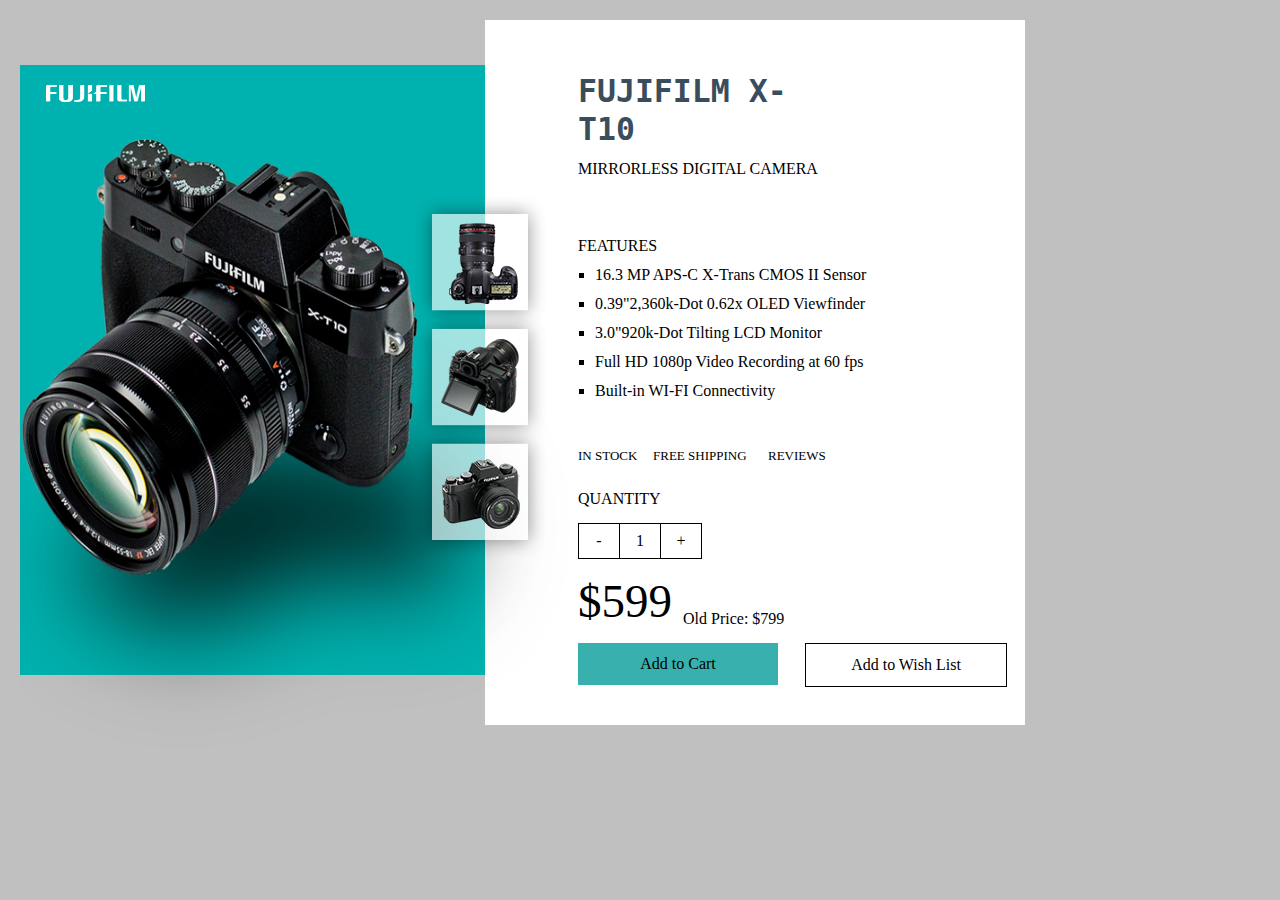
<file: project2/index.html>
<!DOCTYPE html>
<html lang="en">
<head>
    <meta charset="UTF-8">
    <title>Title</title>
    <link href="css/style.css" rel="stylesheet">
    <style>
        a {
            color: Black;
            text-decoration: none;
        }
        a:visited {
            color: Black;
        }
        a:hover {

            color: Black;

        }
    </style>
</head>
<body >

<div class="container">
    <div class="box__item box__item-Camera" >
        <div class="item__kp1"></div>
         <div class="item__kp2"> <img src="img/Camera.png" class="kp2__imj"></div>
    </div>
        <div class="box__item box__item-fixed">
            <div class="item__img box__item-fix1"><img src="img/camera-top.png"></div>
            <div class="item__img box__item-fix2"><img src="img/camera-back.png"></div>
            <div class="item__img box__item-fix3"><img src="img/camera-right.png"></div>
        </div>
        <div class="box__item box__item-text">
            <div class="item__text1"><h2>FUJIFILM X-T10</h2></div>
            <div class="item__text2">MIRRORLESS DIGITAL CAMERA</div>
            <div class="item__text3">FEATURES</div>
            <div class="item__text4">
                <div class="text4__column"> <ul type="square">
                    <li >16.3 MP APS-C X-Trans CMOS II Sensor</li>
                </ul></div>
                <div class="text4__column"><ul type="square">
                    <li>0.39"2,360k-Dot 0.62x OLED Viewfinder</li>
                </ul></div>
                <div class="text4__column"><ul type="square">
                    <li>3.0"920k-Dot Tilting LCD Monitor </li>
                </ul></div>
                <div class="text4__column"><ul type="square">
                    <li>Full HD 1080p Video Recording at 60 fps</li>
                </ul></div>
                <div class="text4__column"><ul type="square">
                    <li>Built-in WI-FI Connectivity </li>
                </ul></div>
            </div>
            <div class="item__text5">
                <div class="text5__kep1">IN STOCK</div>
                <div class="text5__kep2">FREE SHIPPING</div>
                <div class="text5__kep">REVIEWS</div>
            </div>
            <div class="item__text6">QUANTITY</div>
            <div class="item__text7">
                <div class="text7__border ">-</div>
                <div class="text7__border text7__border-123">1</div>
                <div class="text7__border text7__border-123">+</div>
            </div>
            <div class="item__text8">
                <div class="text8__num text8__num-1">$599</div>
                <div class="text8__num text8__num-2">Old Price: $799</div>
            </div >
            <div class="item__text9">
                <div  class="text9__border text9__border-1" ><a href="" >Add to Cart</a></div>
                <div class="text9__border text9__border-2"><a href="">Add to Wish List</a></div>
            </div>
        </div>
</div>

</body>
</html>
</file>
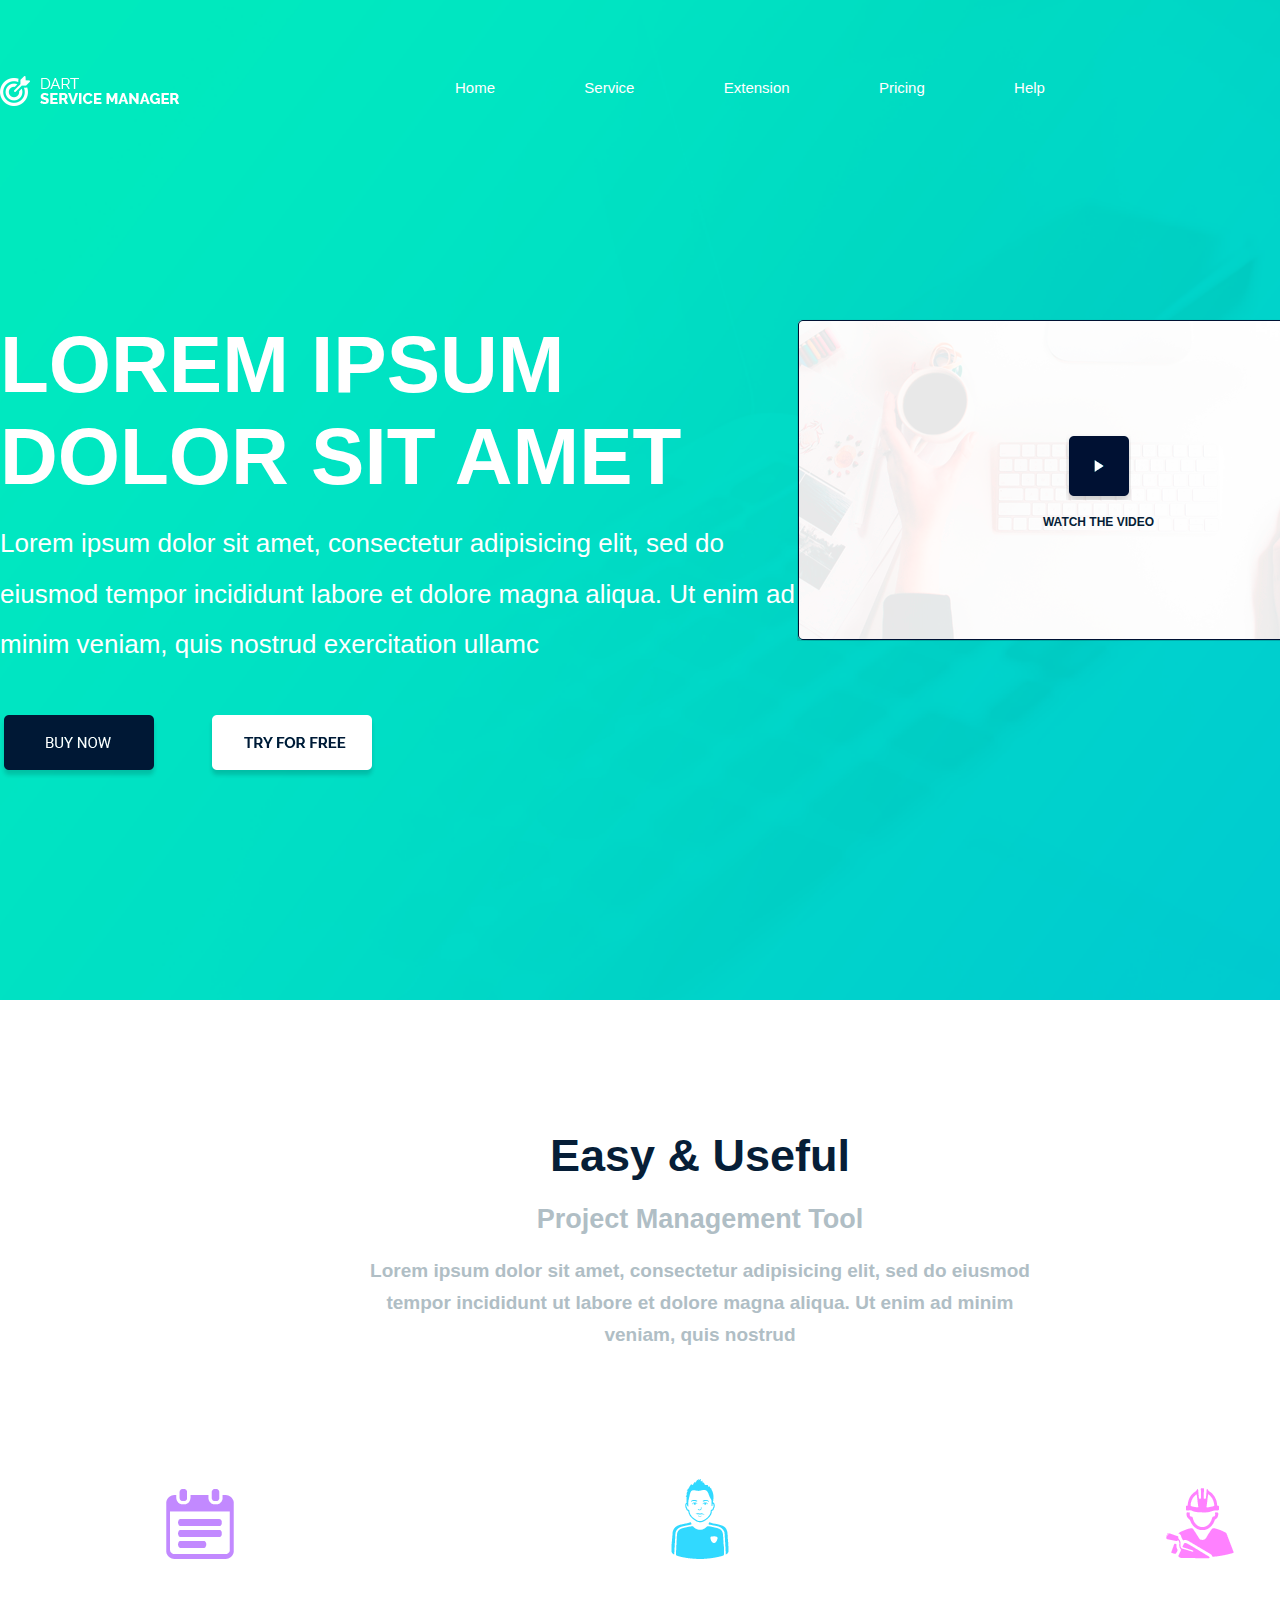
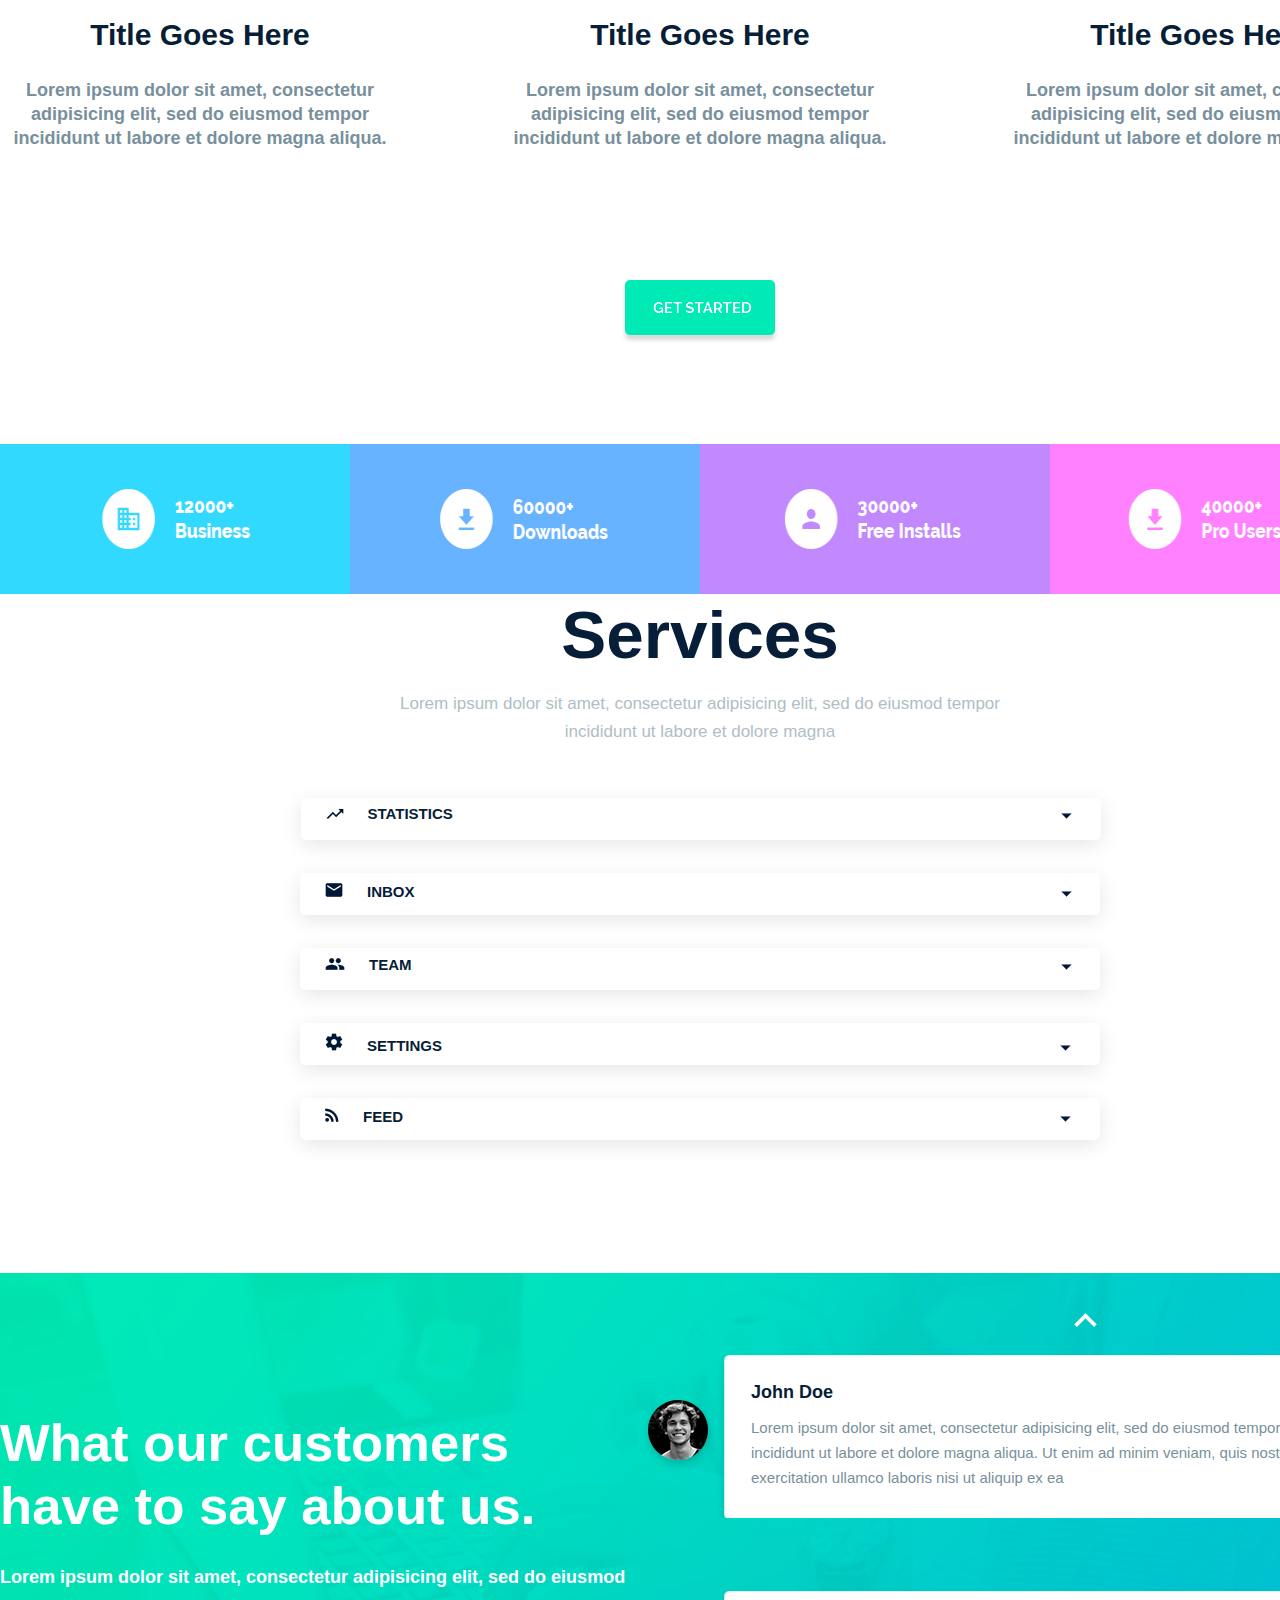
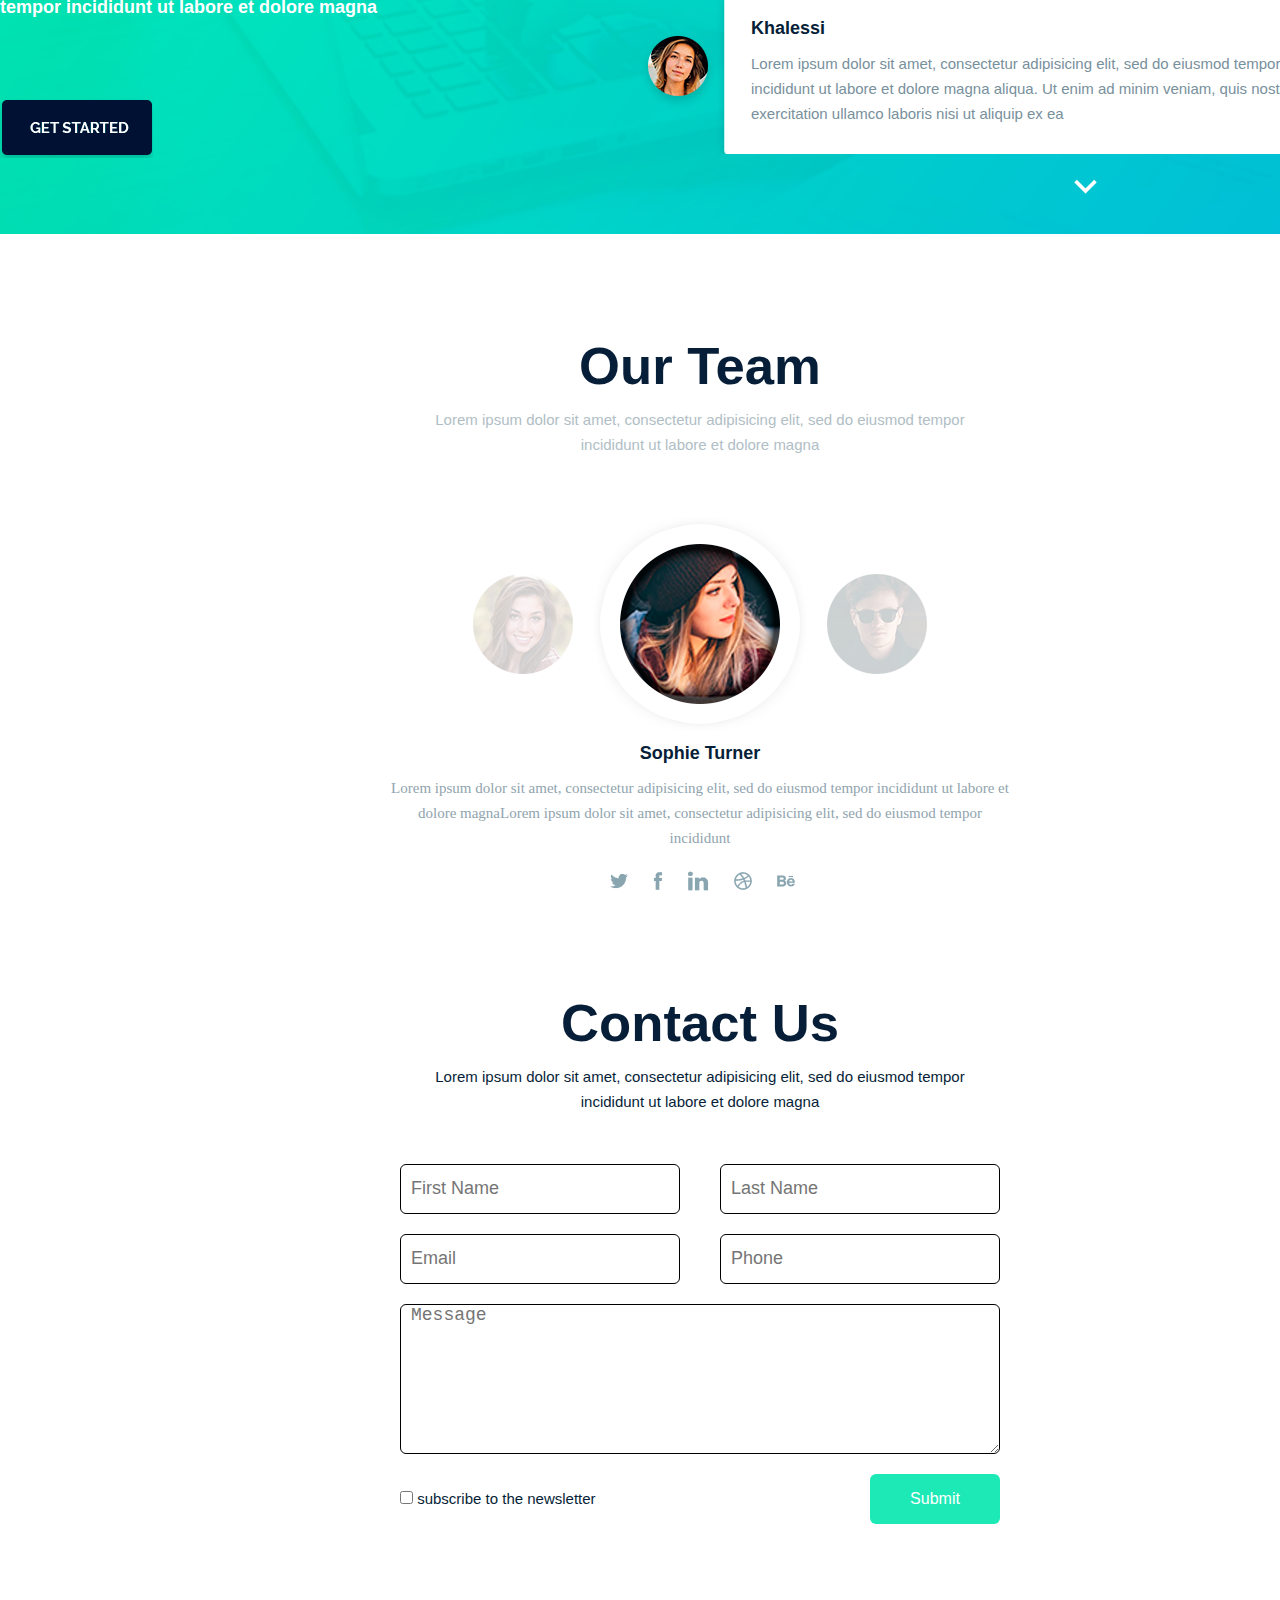
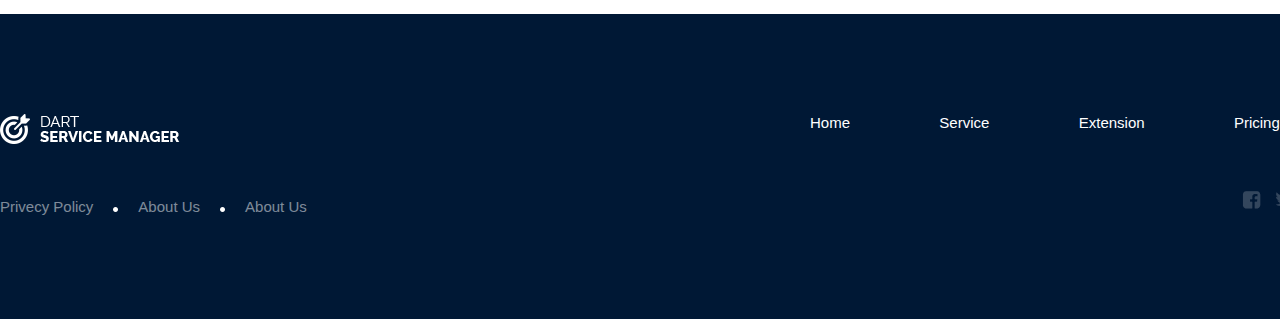
<file: project3/index.html>
<html lang="en">
<head>
    <meta charset="UTF-8">
    <title>Title</title>
    <link href="style.css" rel="stylesheet">
</head>
<body>

<div class="head">
    <div class="header" >
        <div class="meny_header">
            <div class="logo_meny"><img src="manager.png"> </div>
            <div class="buttons5_meny">
                <div class="Home_buttons5"><a  class="text" href="">Home</a></div>
                <div class="Service_buttons5"><a class="text" href="">Service</a></div>
                <div class="Extension_buttons5"><a class="text" href="">Extension</a></div>
                <div class="Pricing_buttons5"><a class="text" href="">Pricing</a></div>
                <div class="Help_buttons5"><a class="text" href="">Help</a></div>
            </div>
            <div class="buttons1_meny"><a href=""><img src="sign up.png"></a></div>
        </div>
        <div class="content_header">
           <div class="text_content">
               <div class="lorem1_text"><h3 class="lorem-text_lorem1">LOREM IPSUM DOLOR SIT AMET</h3></div>
               <div class="lorem2_text"><p class="lorem-text2_lorem2">Lorem ipsum dolor sit amet, consectetur adipisicing elit, sed do eiusmod tempor incididunt labore et dolore magna aliqua. Ut enim ad minim veniam, quis nostrud exercitation ullamc</p></div>
               <div class="button_text">
                   <div class="black-button_button"><a href=""><img src="Buynow.png"></a></div>
                   <div class="white-button_button"><a href=""><img src="Tryforfree.png"></a></div>
             </div>
           </div>
            <div class="text_content">
                <div class="video_bloc">

                    <div class="button-video_video"><a href=""><img src="play_arrow.png"></a></div>
                    <div class="text-video_video"><p class="Watch-the-video">WATCH THE VIDEO</p></div>
                </div>
            </div>
        </div>
    </div>
</div>

<div class="useful">
    <div class="easy_useful">
        <div class="text-1_easy">
        <div class="text-box1_text-1"><h2 class="Useful">Easy & Useful</h2></div>
        <div class="text-box2_text-1"><p class="Project">Project Management Tool</p></div>
        <div class="text_box3_text-1"><p class="Lorem-ipsum">Lorem ipsum dolor sit amet, consectetur adipisicing elit, sed do eiusmod tempor incididunt ut labore et dolore magna aliqua. Ut enim ad minim veniam, quis nostrud</p></div>
    </div>
        <div class="text-2_easy">
            <div class="title_text-2">
                <div class="img_title"><img src="asd.png"></div>
                <div class="text(1)_title"><h2>Title Goes Here</h2></div>
                <div class="text(2)_title"><p>Lorem ipsum dolor sit amet, consectetur adipisicing elit, sed do eiusmod tempor incididunt ut labore et dolore magna aliqua.</p></div>
            </div>
            <div class="title_text-2">
                <div class="img_title"><img src="sdf.png"></div>
                <div class="text(1)_title"><h2>Title Goes Here</h2></div>
                <div class="text(2)_title"><p>Lorem ipsum dolor sit amet, consectetur adipisicing elit, sed do eiusmod tempor incididunt ut labore et dolore magna aliqua.</p></div>
            </div>
            <div class="title_text-2">
                <div class="img_title"><img src="dfg.png"></div>
                <div class="text(1)_title"><h2>Title Goes Here</h2></div>
                <div class="text(2)_title"><p>Lorem ipsum dolor sit amet, consectetur adipisicing elit, sed do eiusmod tempor incididunt ut labore et dolore magna aliqua.</p></div>
            </div>
        </div>
        <div class="text-3_easy">
            <a href=""><img src="Getstarted.png"></a>
        </div>
    </div>
</div>

<div class="flyers">
    <div class="background-flyers">
        <div class="box-flyers_background-flyers">
            <a href=""><img class="img-mid" src="12000+ Business.png"></a>
        </div>
        <div class="box-flyers_background-flyers">
            <a href=""><img class="img-mid" src="60000+Downloads.png"></a>
        </div>
        <div class="box-flyers_background-flyers">
            <a href=""><img class="img-mid" src="30000+FreeInstalls.png"></a>
        </div>
        <div class="box-flyers_background-flyers">
            <a href=""><img class="img-mid" src="40000+ Pro Users.png"></a>
        </div>
    </div>
</div>

<div class="inbox">
    <div class="Services">
        <div class="text1_Services"><h2>Services</h2></div>
        <div class="text2_Services"><p>Lorem ipsum dolor sit amet, consectetur adipisicing elit, sed do eiusmod tempor incididunt ut labore et dolore magna</p></div>
        <div class="meny1_Services">
            <nav class="menu">
                <ul class="stat">
                    <li class="stat-a"><img class="img-up" src="trending_up.png"> <a class="a-up" href="#">STATISTICS</a>
                        <img class="down" src="arrow_drop_down.png">

                    <ul class="box_stat-a">

                        <li class="cont_box">
                            <div class="cont-gg_cont">
                                <div class="box-img_cont-gg">
                                    <img src="dfsgfdgRectangle53.png">
                                </div>
                                <div class="box-text_cont-gg">
                                    <div class="text-menu"><p>Lorem ipsum dolor sit amet, consectetur adipisicing elit, sed do eiusmod tempor incididunt ut labore et dolore magna aliqua. Ut enim ad minim veniam,</p></div>
                                    <div><p>quis nostrud exercitation ullamco laboris nisi ut aliquip ex ea commodo consequat. Duis aute irure dolor in reprehenderit in</p></div>
                                </div>
                            </div>

                        </li>

                    </ul>

                    </li>
                </ul>
            </nav>
        </div>
        <div class="meny2_Services">
            <nav class="menu">
                <ul class="stat">
                    <li class="stat-a"><img class="img-up" src="mail.png"> <a class="a-up" href="#">INBOX</a>
                        <img class="down-img-1" src="arrow_drop_down.png">

                        <ul class="box_stat-a">

                            <li class="cont_box">
                                <div class="cont-gg_cont">
                                    <div class="box-img_cont-gg">
                                        <img src="dfsgfdgRectangle53.png">
                                    </div>
                                    <div class="box-text_cont-gg">
                                        <div class="text-menu"><p>Lorem ipsum dolor sit amet, consectetur adipisicing elit, sed do eiusmod tempor incididunt ut labore et dolore magna aliqua. Ut enim ad minim veniam,</p></div>
                                        <div><p>quis nostrud exercitation ullamco laboris nisi ut aliquip ex ea commodo consequat. Duis aute irure dolor in reprehenderit in</p></div>
                                    </div>
                                </div>

                            </li>

                        </ul>

                    </li>
                </ul>
            </nav>
        </div>
        <div class="meny3_Services">
            <nav class="menu">
                <ul class="stat">
                    <li class="stat-a"><img class="img-up" src="group.png"> <a class="a-up" href="#">TEAM</a>
                        <img class="down-3" src="arrow_drop_down.png">

                        <ul class="box_stat-a">

                            <li class="cont_box">
                                <div class="cont-gg_cont">
                                    <div class="box-img_cont-gg">
                                        <img src="dfsgfdgRectangle53.png">
                                    </div>
                                    <div class="box-text_cont-gg">
                                        <div class="text-menu"><p>Lorem ipsum dolor sit amet, consectetur adipisicing elit, sed do eiusmod tempor incididunt ut labore et dolore magna aliqua. Ut enim ad minim veniam,</p></div>
                                        <div><p>quis nostrud exercitation ullamco laboris nisi ut aliquip ex ea commodo consequat. Duis aute irure dolor in reprehenderit in</p></div>
                                    </div>
                                </div>

                            </li>

                        </ul>

                    </li>
                </ul>
            </nav>
        </div>
        <div class="meny4_Services">
            <nav class="menu">
                <ul class="stat">
                    <li class="stat-a"><img class="img-up" src="settings.png"> <a class="a-up" href="#">SETTINGS</a>
                        <img class="down-settings" src="arrow_drop_down.png">

                        <ul class="box_stat-a">

                            <li class="cont_box">
                                <div class="cont-gg_cont">
                                    <div class="box-img_cont-gg">
                                        <img src="dfsgfdgRectangle53.png">
                                    </div>
                                    <div class="box-text_cont-gg">
                                        <div class="text-menu"><p>Lorem ipsum dolor sit amet, consectetur adipisicing elit, sed do eiusmod tempor incididunt ut labore et dolore magna aliqua. Ut enim ad minim veniam,</p></div>
                                        <div><p>quis nostrud exercitation ullamco laboris nisi ut aliquip ex ea commodo consequat. Duis aute irure dolor in reprehenderit in</p></div>
                                    </div>
                                </div>

                            </li>

                        </ul>

                    </li>
                </ul>
            </nav>
        </div>
        <div class="meny5_Services">
            <nav class="menu">
                <ul class="stat">
                    <li class="stat-a"><img class="img-up" src="rss_feed.png"> <a class="a-up" href="#">FEED</a>
                        <img class="down_feed" src="arrow_drop_down.png">

                        <ul class="box_stat-a">

                            <li class="cont_box">
                                <div class="cont-gg_cont">
                                    <div class="box-img_cont-gg">
                                        <img src="dfsgfdgRectangle53.png">
                                    </div>
                                    <div class="box-text_cont-gg">
                                        <div class="text-menu"><p>Lorem ipsum dolor sit amet, consectetur adipisicing elit, sed do eiusmod tempor incididunt ut labore et dolore magna aliqua. Ut enim ad minim veniam,</p></div>
                                        <div><p>quis nostrud exercitation ullamco laboris nisi ut aliquip ex ea commodo consequat. Duis aute irure dolor in reprehenderit in</p></div>
                                    </div>
                                </div>

                            </li>

                        </ul>

                    </li>
                </ul>
            </nav>
        </div>
    </div>

</div>

<div class="bg-inbox">
    <div class="bg-in">
        <div class="bg-box_bg-in">
            <div class="text-what_bg-box"><h3>What our customers have to say about us.</h3></div>
            <div class="text-lorem_bg-box"><p>Lorem ipsum dolor sit amet, consectetur adipisicing elit, sed do eiusmod tempor incididunt ut labore et dolore magna</p></div>
            <div class="getstarted_bg-box"><a href=""><img src="Getstasarted.png"></a></div>
        </div>

        <div class="box-com_bg-in">
            <div class="img-com_box-com"><img class="arrow" src="keyboard_arrow_up.png"></div>

            <div class="bg-com_box-com cont-bg1">
                <div class="up-down_bg-com"><img src="Ellipse2.png"></div>
                <div class="bg-fon_bg-com">
                    <div class="name_bg-fon"><p>John Doe</p></div>
                    <div class="post_bg-fon"><p>Lorem ipsum dolor sit amet, consectetur adipisicing elit, sed do eiusmod tempor incididunt ut labore et dolore magna aliqua. Ut enim ad minim veniam, quis nostrud exercitation ullamco laboris nisi ut aliquip ex ea</p></div>
                </div>
            </div>

            <div class="bg-com_box-com cont-bg2">
                <div class="up-down_bg-com"><img src="Ellipse21copy.png"></div>
                <div class="bg-fon_bg-com">
                    <div class="name_bg-fon"><p>Khalessi</p></div>
                    <div class="post_bg-fon">Lorem ipsum dolor sit amet, consectetur adipisicing elit, sed do eiusmod tempor incididunt ut labore et dolore magna aliqua. Ut enim ad minim veniam, quis nostrud exercitation ullamco laboris nisi ut aliquip ex ea</div>
                </div>
            </div>

            <div class="img-com_box-com"><img class="arrow" src="keyboard_arrow_down.png"></div>

        </div>
    </div>
</div>


<div class="team">
    <div class="bloc-team">
        <div class="title_bloc-team">
            <div class="our_title" ><h3>Our Team</h3></div>
            <div class="lorem_title"><p>Lorem ipsum dolor sit amet, consectetur adipisicing elit, sed do eiusmod tempor incididunt ut labore et dolore magna</p></div>
        </div>
        <div class="avatars_bloc-team">
            <div class="ava"><img src="Ellipse3copy2.png"></div>
            <div class="ava"><img src="Ellipse3333copy.png"></div>
            <div class="ava"><img src="Ellipse3copy.png"></div>
        </div>
        <div class="details_bloc-team">
            <div class="text1_betails"><p>Sophie Turner</p></div>
            <div class="text2_betails"><p>Lorem ipsum dolor sit amet, consectetur adipisicing elit, sed do eiusmod tempor incididunt ut labore et dolore magnaLorem ipsum dolor sit amet, consectetur adipisicing elit, sed do eiusmod tempor incididunt </p></div>
            <div class="social_betails">
                <div class="icon_social gpt"><a href=""><img src="15.png"></a></div>
                <div class="icon_social"><a href=""><img src="14.png"></a></div>
                <div class="icon_social"><a href=""><img src="12.png"></a></div>
                <div class="icon_social"><a href=""><img src="13.png"></a></div>
                <div class="icon_social"><a href=""><img src="16.png"></a></div>
            </div>
        </div>
        <div class="social_bloc-team">
            <div class="text1_social"><h3>Contact Us</h3></div>
            <div class="text2_social"><p>Lorem ipsum dolor sit amet, consectetur adipisicing elit, sed do eiusmod tempor incididunt ut labore et dolore magna</p></div>
        </div>
        <div class="form32_bloc-team">

            <div class="form_form32">
                <div class="name_form">
                    <div class="first_name">
                        <input type="text" name="username" placeholder="First Name">
                    </div>
                    <div class="last_name">
                        <input type="text" name="username" placeholder="Last Name">
                    </div>
                </div>

                <div class="email_name">
                    <div class="login_email">
                        <input type="email" name="login" placeholder="Email">
                    </div>
                    <div class="phone_email">
                        <input type="tel" name="tel" placeholder="Phone">
                    </div>
                </div>

                <div class="message_name">
                    <textarea placeholder="Message" rows="3"></textarea>
                </div>
            </div>

            <div class="baton_name">
                <div class="check_baton">
                    <input type="checkbox" name="a" value="subscribe to the newsletter"> subscribe to the newsletter</p>
                </div>
                <div class="submit_name">
                    <input class="submit-baton" type="submit" name="submit" placeholder="Send">
                </div>
            </div>

        </div>
    </div>
</div>


<div class="footer_team">
    <div class="foo_footer">


            <div class="box-foo_foo">
                <div class="logo_box"><img src="fvxdRectsangle54.png"></div>
                <div class="lo_box">
                    <div class="lab_lo"><a class="lab-go" href="">Privecy Policy</a></div>
                    <div class="lab_lo"><img class="img_lab" src="Ellipse4.png"><a class="lab-go"  href="">About Us</a></div>
                    <div class="lab_lo"><img class="img_lab" src="Ellipse4.png"><a class="lab-go" href="">About Us</a></div>
                </div>
            </div>
            <div class="box-fo_foo">
                <div class="lob_box-fo">
                    <div class="Home_buttons5"><a  class="text" href="">Home</a></div>
                    <div class="Service_buttons5"><a class="text" href="">Service</a></div>
                    <div class="Extension_buttons5"><a class="text" href="">Extension</a></div>
                    <div class="Pricing_buttons5"><a class="text" href="">Pricing</a></div>
                    <div class="Help_buttons5"><a class="text" href="">Help</a></div>
                </div>
                <div class="soc_box-fo">
                    <div class="vk_soc njy"><a href=""><img src="1sa.png"></a></div>
                    <div class="vk_soc njy"><a href=""><img src="qqqwx.png"></a></div>
                    <div class="vk_soc njy"><a href=""><img src="nbn.png"></a></div>
                    <div class="vk_soc njy"><a href=""><img src="qweq.png"></a></div>
                    <div class="vk_soc "><a href=""><img src="fgf.png"></a></div>
                </div>
            </div>



    </div>
</div>

























</body>
</html>
</file>
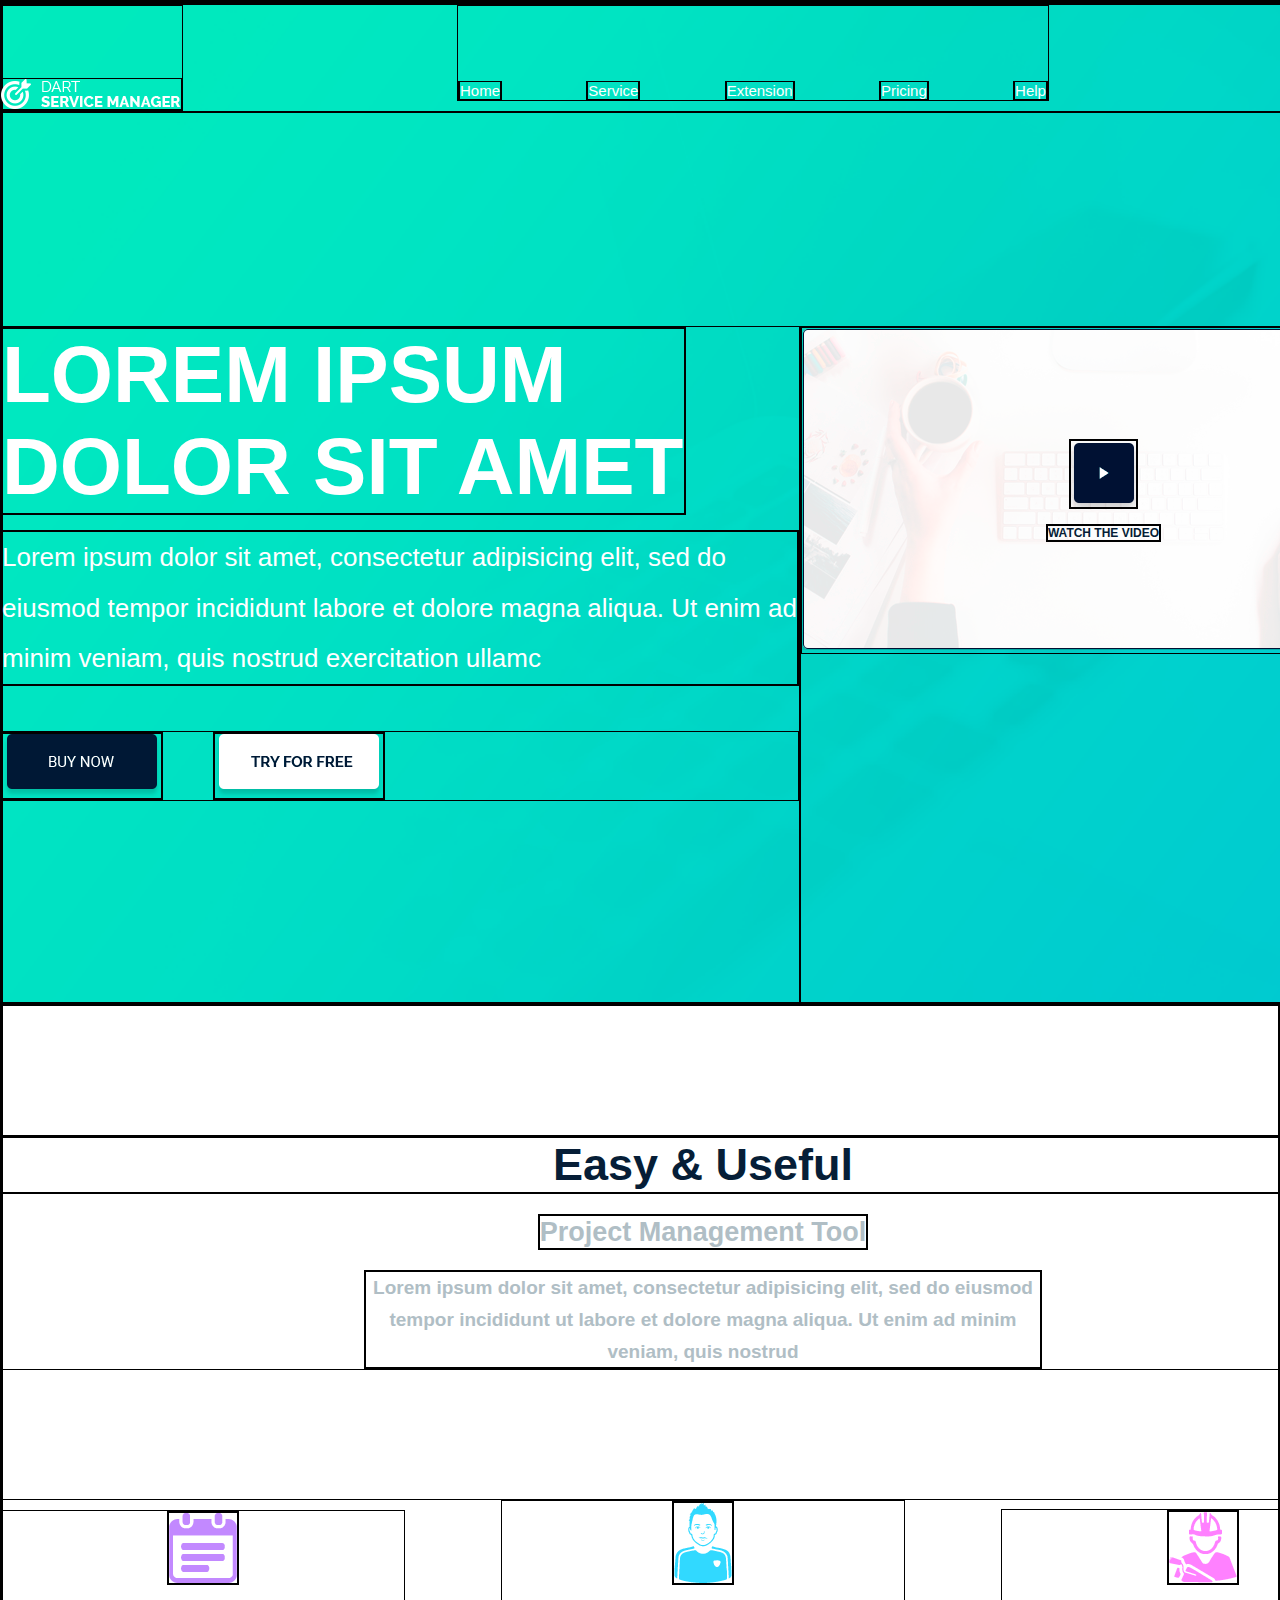
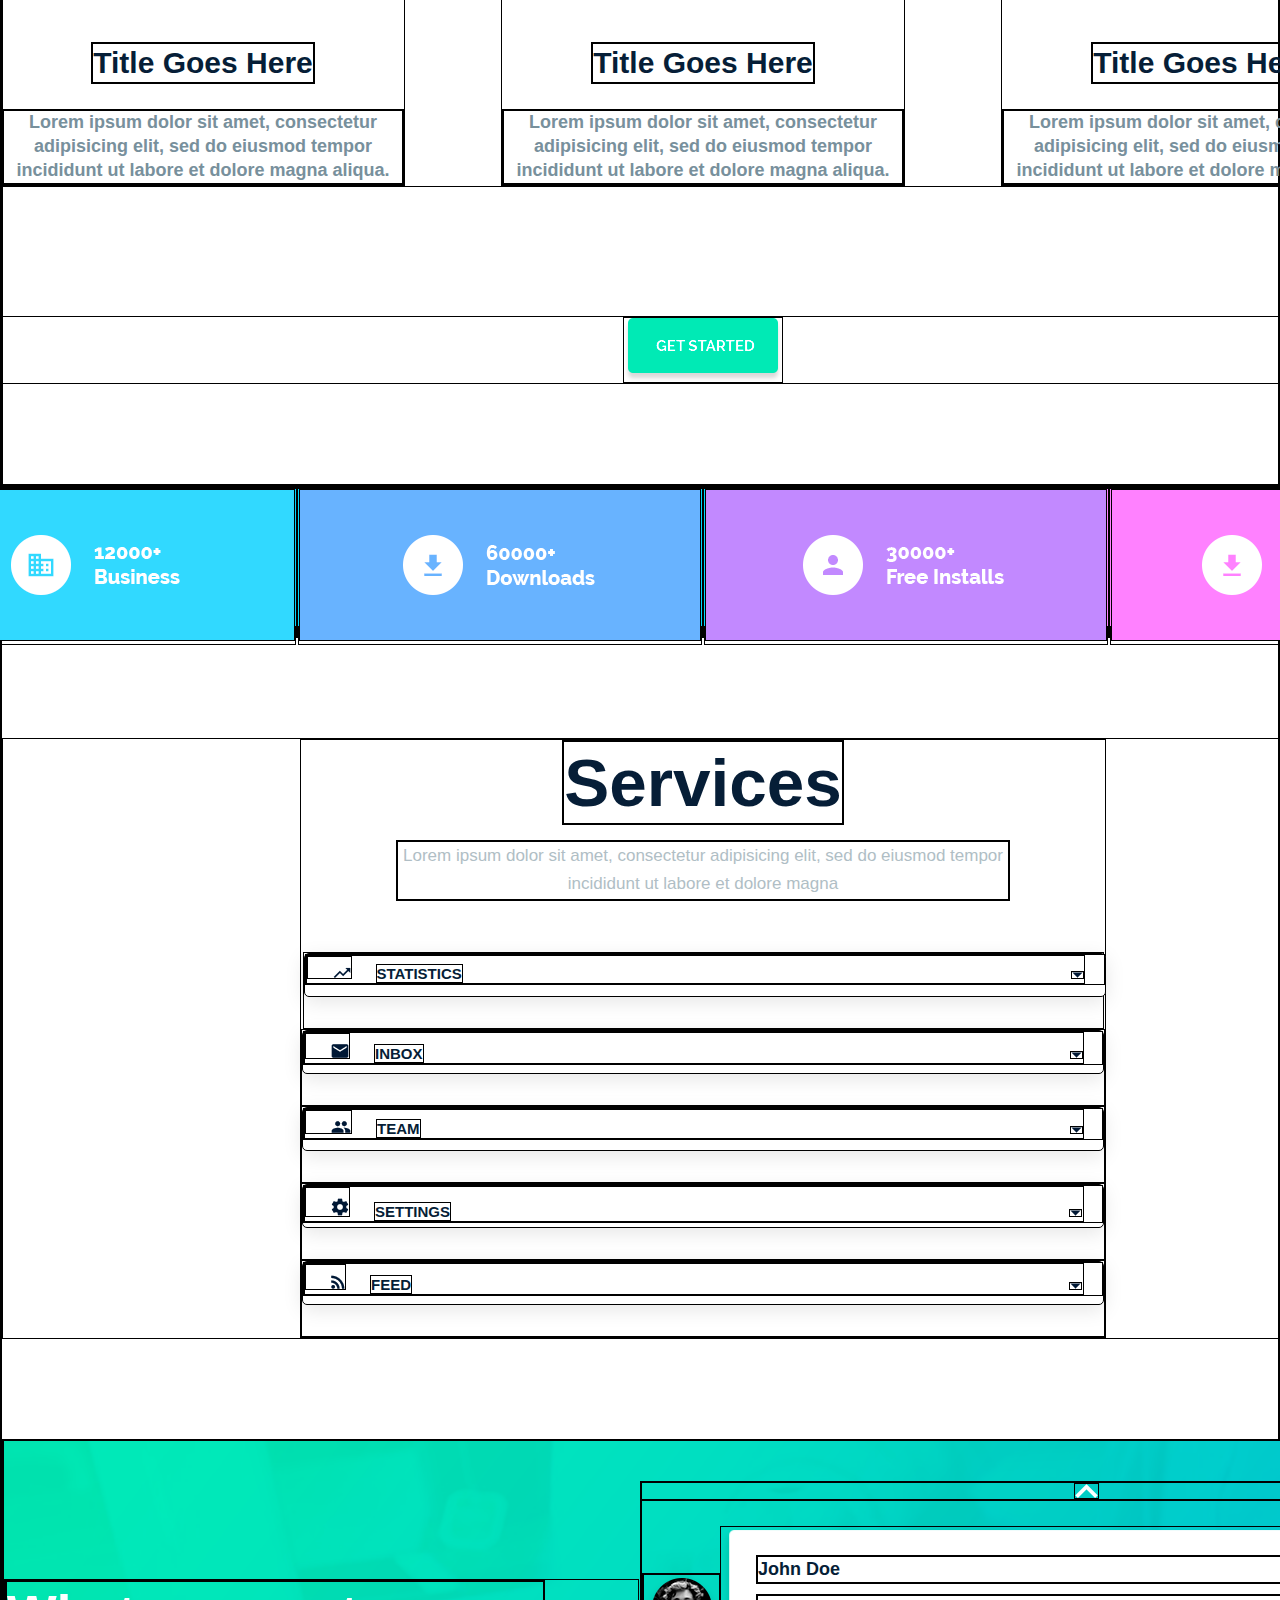
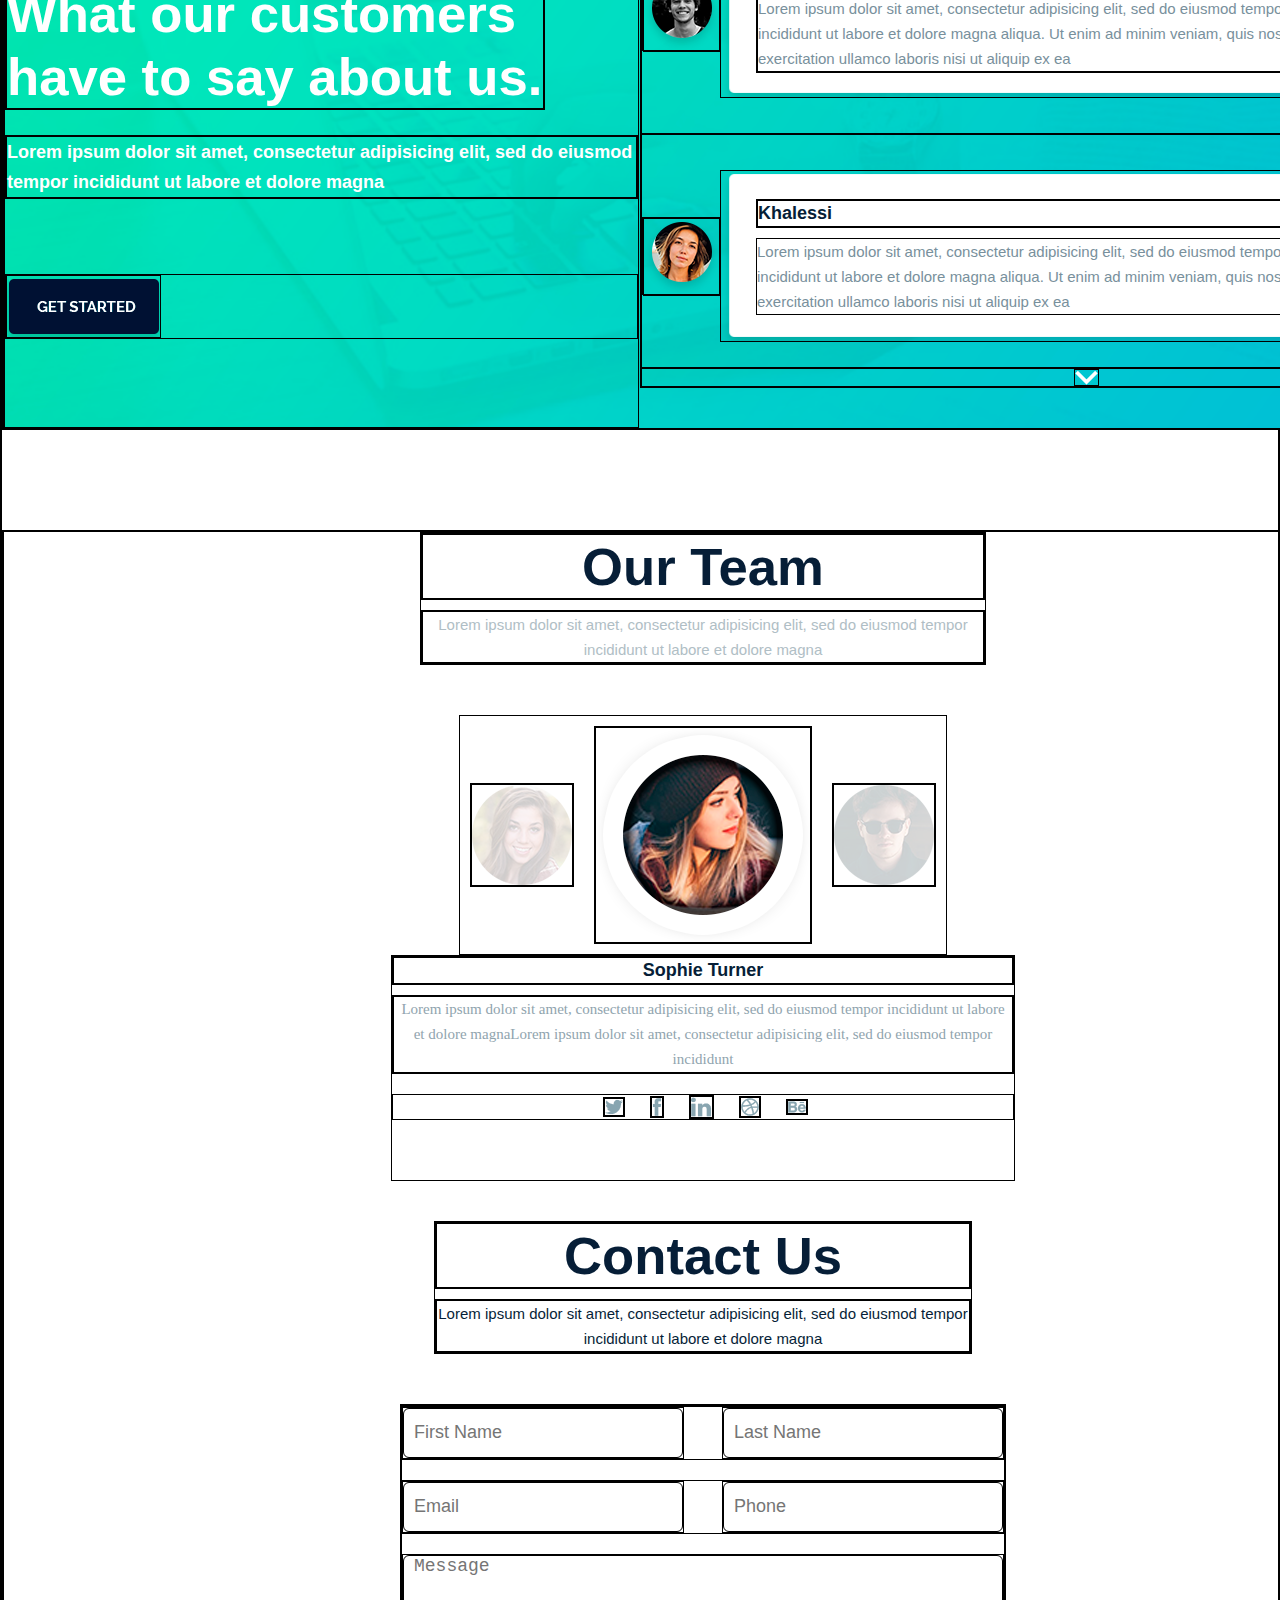
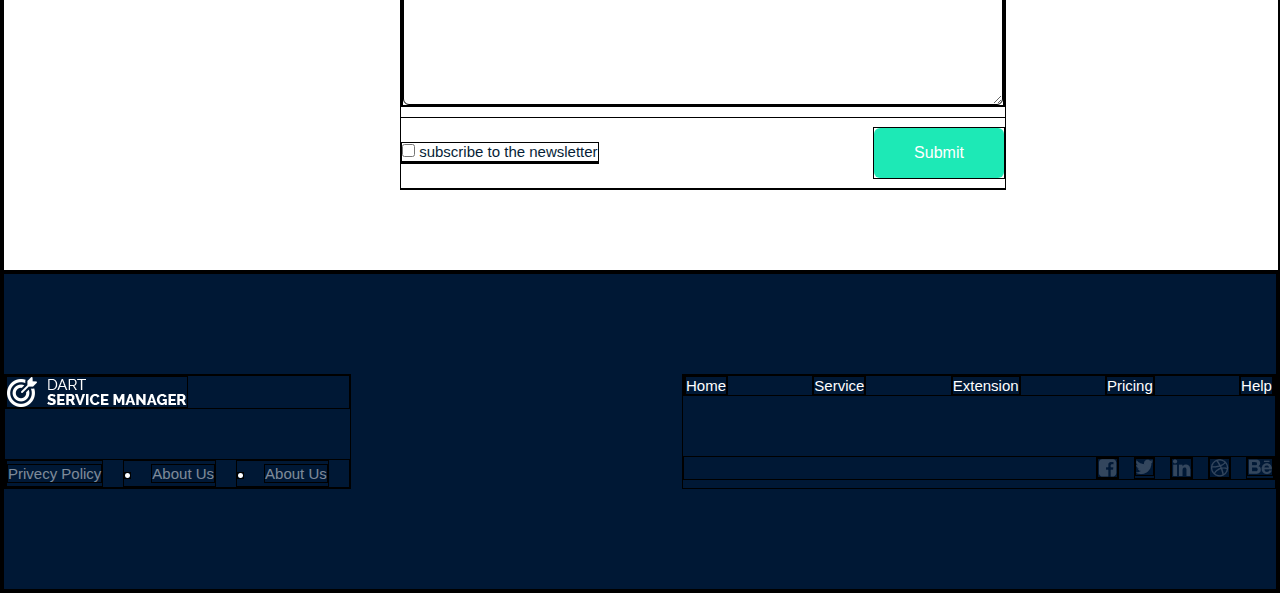
<file: project2/final.html>
<html lang="en">
<head>
    <meta charset="UTF-8">
    <title>Title</title>
    <link href="style.css" rel="stylesheet">
</head>
<body>

<div class="head">
    <div class="header" >
        <div class="meny_header">
            <div class="logo_meny"><img src="manager.png"> </div>
            <div class="buttons5_meny">
                <div class="Home_buttons5"><a  class="text" href="">Home</a></div>
                <div class="Service_buttons5"><a class="text" href="">Service</a></div>
                <div class="Extension_buttons5"><a class="text" href="">Extension</a></div>
                <div class="Pricing_buttons5"><a class="text" href="">Pricing</a></div>
                <div class="Help_buttons5"><a class="text" href="">Help</a></div>
            </div>
            <div class="buttons1_meny"><img src="sign up.png"></div>
        </div>
        <div class="content_header">
           <div class="text_content">
               <div class="lorem1_text"><h3 class="lorem-text_lorem1">LOREM IPSUM DOLOR SIT AMET</h3></div>
               <div class="lorem2_text"><p class="lorem-text2_lorem2">Lorem ipsum dolor sit amet, consectetur adipisicing elit, sed do eiusmod tempor incididunt labore et dolore magna aliqua. Ut enim ad minim veniam, quis nostrud exercitation ullamc</p></div>
               <div class="button_text">
                   <div class="black-button_button"><img src="Buynow.png"></div>
                   <div class="white-button_button"><img src="Tryforfree.png"></div>
             </div>
           </div>
            <div class="text_content">
                <div class="video_bloc">

                    <div class="button-video_video"><img src="play_arrow.png"></div>
                    <div class="text-video_video"><p class="Watch-the-video">WATCH THE VIDEO</p></div>
                </div>
            </div>
        </div>
    </div>
</div>

<div class="useful">
    <div class="easy_useful">
        <div class="text-1_easy">
        <div class="text-box1_text-1"><h2 class="Useful">Easy & Useful</h2></div>
        <div class="text-box2_text-1"><p class="Project">Project Management Tool</p></div>
        <div class="text_box3_text-1"><p class="Lorem-ipsum">Lorem ipsum dolor sit amet, consectetur adipisicing elit, sed do eiusmod tempor incididunt ut labore et dolore magna aliqua. Ut enim ad minim veniam, quis nostrud</p></div>
    </div>
        <div class="text-2_easy">
            <div class="title_text-2">
                <div class="img_title"><img src="asd.png"></div>
                <div class="text(1)_title"><h2>Title Goes Here</h2></div>
                <div class="text(2)_title"><p>Lorem ipsum dolor sit amet, consectetur adipisicing elit, sed do eiusmod tempor incididunt ut labore et dolore magna aliqua.</p></div>
            </div>
            <div class="title_text-2">
                <div class="img_title"><img src="sdf.png"></div>
                <div class="text(1)_title"><h2>Title Goes Here</h2></div>
                <div class="text(2)_title"><p>Lorem ipsum dolor sit amet, consectetur adipisicing elit, sed do eiusmod tempor incididunt ut labore et dolore magna aliqua.</p></div>
            </div>
            <div class="title_text-2">
                <div class="img_title"><img src="dfg.png"></div>
                <div class="text(1)_title"><h2>Title Goes Here</h2></div>
                <div class="text(2)_title"><p>Lorem ipsum dolor sit amet, consectetur adipisicing elit, sed do eiusmod tempor incididunt ut labore et dolore magna aliqua.</p></div>
            </div>
        </div>
        <div class="text-3_easy">
            <img src="Getstarted.png">
        </div>
    </div>
</div>

<div class="flyers">
    <div class="background-flyers">
        <div class="box-flyers_background-flyers">
            <a href=""><img src="12000+ Business.png"></a>
        </div>
        <div class="box-flyers_background-flyers">
            <a href=""><img src="60000+Downloads.png"></a>
        </div>
        <div class="box-flyers_background-flyers">
            <a href=""><img src="30000+FreeInstalls.png"></a>
        </div>
        <div class="box-flyers_background-flyers">
            <a href=""><img src="40000+ Pro Users.png"></a>
        </div>
    </div>
</div>

<div class="inbox">
    <div class="Services">
        <div class="text1_Services"><h2>Services</h2></div>
        <div class="text2_Services"><p>Lorem ipsum dolor sit amet, consectetur adipisicing elit, sed do eiusmod tempor incididunt ut labore et dolore magna</p></div>
        <div class="meny1_Services">
            <nav class="menu">
                <ul class="stat">
                    <li class="stat-a"><img class="img-up" src="trending_up.png"> <a class="a-up" href="#">STATISTICS</a>
                        <img class="down" src="arrow_drop_down.png">

                    <ul class="box_stat-a">

                        <li class="cont_box">
                            <div class="cont-gg_cont">
                                <div class="box-img_cont-gg">
                                    <img src="dfsgfdgRectangle53.png">
                                </div>
                                <div class="box-text_cont-gg">
                                    <div class="text-menu"><p>Lorem ipsum dolor sit amet, consectetur adipisicing elit, sed do eiusmod tempor incididunt ut labore et dolore magna aliqua. Ut enim ad minim veniam,</p></div>
                                    <div><p>quis nostrud exercitation ullamco laboris nisi ut aliquip ex ea commodo consequat. Duis aute irure dolor in reprehenderit in</p></div>
                                </div>
                            </div>

                        </li>

                    </ul>

                    </li>
                </ul>
            </nav>
        </div>
        <div class="meny2_Services">
            <nav class="menu">
                <ul class="stat">
                    <li class="stat-a"><img class="img-up" src="mail.png"> <a class="a-up" href="#">INBOX</a>
                        <img class="down-img-1" src="arrow_drop_down.png">

                        <ul class="box_stat-a">

                            <li class="cont_box">
                                <div class="cont-gg_cont">
                                    <div class="box-img_cont-gg">
                                        <img src="dfsgfdgRectangle53.png">
                                    </div>
                                    <div class="box-text_cont-gg">
                                        <div class="text-menu"><p>Lorem ipsum dolor sit amet, consectetur adipisicing elit, sed do eiusmod tempor incididunt ut labore et dolore magna aliqua. Ut enim ad minim veniam,</p></div>
                                        <div><p>quis nostrud exercitation ullamco laboris nisi ut aliquip ex ea commodo consequat. Duis aute irure dolor in reprehenderit in</p></div>
                                    </div>
                                </div>

                            </li>

                        </ul>

                    </li>
                </ul>
            </nav>
        </div>
        <div class="meny3_Services">
            <nav class="menu">
                <ul class="stat">
                    <li class="stat-a"><img class="img-up" src="group.png"> <a class="a-up" href="#">TEAM</a>
                        <img class="down-3" src="arrow_drop_down.png">

                        <ul class="box_stat-a">

                            <li class="cont_box">
                                <div class="cont-gg_cont">
                                    <div class="box-img_cont-gg">
                                        <img src="dfsgfdgRectangle53.png">
                                    </div>
                                    <div class="box-text_cont-gg">
                                        <div class="text-menu"><p>Lorem ipsum dolor sit amet, consectetur adipisicing elit, sed do eiusmod tempor incididunt ut labore et dolore magna aliqua. Ut enim ad minim veniam,</p></div>
                                        <div><p>quis nostrud exercitation ullamco laboris nisi ut aliquip ex ea commodo consequat. Duis aute irure dolor in reprehenderit in</p></div>
                                    </div>
                                </div>

                            </li>

                        </ul>

                    </li>
                </ul>
            </nav>
        </div>
        <div class="meny4_Services">
            <nav class="menu">
                <ul class="stat">
                    <li class="stat-a"><img class="img-up" src="settings.png"> <a class="a-up" href="#">SETTINGS</a>
                        <img class="down-settings" src="arrow_drop_down.png">

                        <ul class="box_stat-a">

                            <li class="cont_box">
                                <div class="cont-gg_cont">
                                    <div class="box-img_cont-gg">
                                        <img src="dfsgfdgRectangle53.png">
                                    </div>
                                    <div class="box-text_cont-gg">
                                        <div class="text-menu"><p>Lorem ipsum dolor sit amet, consectetur adipisicing elit, sed do eiusmod tempor incididunt ut labore et dolore magna aliqua. Ut enim ad minim veniam,</p></div>
                                        <div><p>quis nostrud exercitation ullamco laboris nisi ut aliquip ex ea commodo consequat. Duis aute irure dolor in reprehenderit in</p></div>
                                    </div>
                                </div>

                            </li>

                        </ul>

                    </li>
                </ul>
            </nav>
        </div>
        <div class="meny5_Services">
            <nav class="menu">
                <ul class="stat">
                    <li class="stat-a"><img class="img-up" src="rss_feed.png"> <a class="a-up" href="#">FEED</a>
                        <img class="down_feed" src="arrow_drop_down.png">

                        <ul class="box_stat-a">

                            <li class="cont_box">
                                <div class="cont-gg_cont">
                                    <div class="box-img_cont-gg">
                                        <img src="dfsgfdgRectangle53.png">
                                    </div>
                                    <div class="box-text_cont-gg">
                                        <div class="text-menu"><p>Lorem ipsum dolor sit amet, consectetur adipisicing elit, sed do eiusmod tempor incididunt ut labore et dolore magna aliqua. Ut enim ad minim veniam,</p></div>
                                        <div><p>quis nostrud exercitation ullamco laboris nisi ut aliquip ex ea commodo consequat. Duis aute irure dolor in reprehenderit in</p></div>
                                    </div>
                                </div>

                            </li>

                        </ul>

                    </li>
                </ul>
            </nav>
        </div>
    </div>

</div>

<div class="bg-inbox">
    <div class="bg-in">
        <div class="bg-box_bg-in">
            <div class="text-what_bg-box"><h3>What our customers have to say about us.</h3></div>
            <div class="text-lorem_bg-box"><p>Lorem ipsum dolor sit amet, consectetur adipisicing elit, sed do eiusmod tempor incididunt ut labore et dolore magna</p></div>
            <div class="getstarted_bg-box"><img src="Getstasarted.png"></div>
        </div>

        <div class="box-com_bg-in">
            <div class="img-com_box-com"><img class="arrow" src="keyboard_arrow_up.png"></div>

            <div class="bg-com_box-com cont-bg1">
                <div class="up-down_bg-com"><img src="Ellipse2.png"></div>
                <div class="bg-fon_bg-com">
                    <div class="name_bg-fon"><p>John Doe</p></div>
                    <div class="post_bg-fon"><p>Lorem ipsum dolor sit amet, consectetur adipisicing elit, sed do eiusmod tempor incididunt ut labore et dolore magna aliqua. Ut enim ad minim veniam, quis nostrud exercitation ullamco laboris nisi ut aliquip ex ea</p></div>
                </div>
            </div>

            <div class="bg-com_box-com cont-bg2">
                <div class="up-down_bg-com"><img src="Ellipse21copy.png"></div>
                <div class="bg-fon_bg-com">
                    <div class="name_bg-fon"><p>Khalessi</p></div>
                    <div class="post_bg-fon">Lorem ipsum dolor sit amet, consectetur adipisicing elit, sed do eiusmod tempor incididunt ut labore et dolore magna aliqua. Ut enim ad minim veniam, quis nostrud exercitation ullamco laboris nisi ut aliquip ex ea</div>
                </div>
            </div>

            <div class="img-com_box-com"><img class="arrow" src="keyboard_arrow_down.png"></div>

        </div>
    </div>
</div>


<div class="team">
    <div class="bloc-team">
        <div class="title_bloc-team">
            <div class="our_title" ><h3>Our Team</h3></div>
            <div class="lorem_title"><p>Lorem ipsum dolor sit amet, consectetur adipisicing elit, sed do eiusmod tempor incididunt ut labore et dolore magna</p></div>
        </div>
        <div class="avatars_bloc-team">
            <div class="ava"><img src="Ellipse3copy2.png"></div>
            <div class="ava"><img src="Ellipse3333copy.png"></div>
            <div class="ava"><img src="Ellipse3copy.png"></div>
        </div>
        <div class="details_bloc-team">
            <div class="text1_betails"><p>Sophie Turner</p></div>
            <div class="text2_betails"><p>Lorem ipsum dolor sit amet, consectetur adipisicing elit, sed do eiusmod tempor incididunt ut labore et dolore magnaLorem ipsum dolor sit amet, consectetur adipisicing elit, sed do eiusmod tempor incididunt </p></div>
            <div class="social_betails">
                <div class="icon_social gpt"><img src="15.png"></div>
                <div class="icon_social"><img src="14.png"></div>
                <div class="icon_social"><img src="12.png"></div>
                <div class="icon_social"><img src="13.png"></div>
                <div class="icon_social"><img src="16.png"></div>
            </div>
        </div>
        <div class="social_bloc-team">
            <div class="text1_social"><h3>Contact Us</h3></div>
            <div class="text2_social"><p>Lorem ipsum dolor sit amet, consectetur adipisicing elit, sed do eiusmod tempor incididunt ut labore et dolore magna</p></div>
        </div>
        <div class="form32_bloc-team">

            <div class="form_form32">
                <div class="name_form">
                    <div class="first_name">
                        <input type="text" name="username" placeholder="First Name">
                    </div>
                    <div class="last_name">
                        <input type="text" name="username" placeholder="Last Name">
                    </div>
                </div>

                <div class="email_name">
                    <div class="login_email">
                        <input type="email" name="login" placeholder="Email">
                    </div>
                    <div class="phone_email">
                        <input type="tel" name="tel" placeholder="Phone">
                    </div>
                </div>

                <div class="message_name">
                    <textarea placeholder="Message" rows="3"></textarea>
                </div>
            </div>

            <div class="baton_name">
                <div class="check_baton">
                    <input type="checkbox" name="a" value="subscribe to the newsletter"> subscribe to the newsletter</p>
                </div>
                <div class="submit_name">
                    <input class="submit-baton" type="submit" name="submit" placeholder="Send">
                </div>
            </div>

        </div>
    </div>
</div>


<div class="footer_team">
    <div class="foo_footer">


            <div class="box-foo_foo">
                <div class="logo_box"><img src="fvxdRectsangle54.png"></div>
                <div class="lo_box">
                    <div class="lab_lo"><a>Privecy Policy</a></div>
                    <div class="lab_lo"><img class="img_lab" src="Ellipse4.png"><a>About Us</a></div>
                    <div class="lab_lo"><img class="img_lab" src="Ellipse4.png"><a>About Us</a></div>
                </div>
            </div>
            <div class="box-fo_foo">
                <div class="lob_box-fo">
                    <div class="Home_buttons5"><a  class="text" href="">Home</a></div>
                    <div class="Service_buttons5"><a class="text" href="">Service</a></div>
                    <div class="Extension_buttons5"><a class="text" href="">Extension</a></div>
                    <div class="Pricing_buttons5"><a class="text" href="">Pricing</a></div>
                    <div class="Help_buttons5"><a class="text" href="">Help</a></div>
                </div>
                <div class="soc_box-fo">
                    <div class="vk_soc njy"><img src="1sa.png"></div>
                    <div class="vk_soc njy"><img src="qqqwx.png"></div>
                    <div class="vk_soc njy"><img src="nbn.png"></div>
                    <div class="vk_soc njy"><img src="qweq.png"></div>
                    <div class="vk_soc "><img src="fgf.png"></div>
                </div>
            </div>



    </div>
</div>

























</body>
</html>
</file>
<file: project2/css/style.css>
* {
    margin: 0;
    padding: 0;
    /*border: 1px solid #000000;*/


}
body {

    padding: 20px;
    background: silver;
}
.container{
    display: flex;
    background:url("../img/white bg.png");
    height: 705px;
    width: 1005px;

}
.box__item{
    align-items:center;
}

.box__item-Camera{
    width: 393px;
    margin-top: 65px;
}
.item__kp1{
    width: 55px;
}
.item__kp2{
    width: 392px;
    border: 0px;
}
.kp2__imj{
    width: 551px;
    height: 610px;
    margin-top: 37px;
}



.box__item-fixed {
    height: 430px;
    width: 140px;
    margin-top: 175px;
}


.item__kp{
    width: 100px;
}

.item__kp1 {
    background-image: url("../img/Fujifilm Logo.png");
    margin-left: 26px;
    width: 99px;
    height: 17px;
}
.item__img{
    width: 135px;
    height: 115px;
}
.box__item-text{
    width: 440px;
    margin-top: 53px;
    margin-left: 25px;
}
.item__text2{
    width: 242px;
    margin-top: 11px;
}
.item__text3{
    width: 80px;
    margin-top: 59px;
    margin-bottom: 11px;
}
.text4__column{
    width: 275px;
    margin-left: 17px;
    margin-bottom: 11px;
}
.text5__kep{
    width: 75px;
}
.item__text6{
    width: 83px;
}
.text7__border{
    width: 30px;

}
.text8__num-1{
    width: 34px;
}
.text8__num-2{
    width: 103px;
}
.text9__border-1{
    width: 80px;
}
.text9__border-2{
    width: 115px;
}
.item__text1 {
    width: 250px;
    font-size: 21px;
    font-family: "Monospace";
    color: rgb(58, 77, 92);
    text-transform: uppercase;
    line-height: 1.2;
}
.item__text5{
    display: flex;
    font-size: 13px;
    margin-top: 48px;
}
.text5__kep1{
    width: 75px;
}
.text5__kep2{
    width: 115px;
}
.item__text6{
    margin-top: 26px;
}
.item__text7{
    display: flex;

}
.text7__border{
    margin-top: 15px;
    width: 40px;
    height: 34px;
    border: 1px solid #000000;
    display: flex;
    align-items: center;
    justify-content: center
}
.text7__border-123{
    border-left-width: 0px;
}
.item__text8{
    display: flex;
    margin-top: 15px;
}
.text8__num-1{

    font-size: 47px;
    width: 105px;
}
.text8__num-2{
    align-self:flex-end;
}
.item__text9{
    margin-top: 15px;
    display: flex;

}
.text9__border{
    border: 1px solid #000000;
    width: 200px;
    height: 42px;
    display: flex;
    align-items: center;
    justify-content: center;
}
.text9__border-1{
    background: #37b0ae;
    border: 0 ;
    color: #efefef;
}
.text9__border-2{
    margin-left: 27px;
}
</file>
<file: project3/style.css>
* {
    margin: 0;
    padding: 0;
    /*border: 1px solid #000000;*/

}


.head{
    background:url("Rectangle.png");
    background-size: cover;
    background-repeat: no-repeat;
    min-width: 1400px;
    height: 1000px;
    display: flex;
    justify-content: center;
}
.header{
    width: 1920px;
}
.meny_header{
    display: flex;
    justify-content:space-between;
    height: 106px;
}
.logo_meny{
    display: flex;
    align-items:flex-end;


}
.buttons5_meny{
    display: flex;
    align-items:flex-end;
    margin-bottom: 10px;
    justify-content:space-between;
    width: 590px;



}
.buttons1_meny{
    display: flex;
    align-items:flex-end;


}

.text{
    font-size: 15px;
    color: rgb(255, 255, 255);
    font-family: Geneva, Arial, Helvetica, sans-serif;
    text-decoration: none;

}

.content_header{
    display: flex;
    justify-content:space-between;
    height: 890px;
}

.lorem-text_lorem1{
    font-size: 80px;
    color: rgb(255, 255, 255);
    text-align: left;
    font-family: Geneva, Arial, Helvetica, sans-serif;
}

.text_content{
    margin-top: 213px;

}

.lorem1_text{
    width: 684px;
}

.lorem2_text{
    margin-top: 15px;
}
.button_text{
    margin-top: 45px;
    display: flex;
}
.black-button_button{
    margin-right: 50px;
}

.text:hover {
    color: black;
}


.lorem2_text {
    width: 797px;


}

.lorem-text2_lorem2 {
    font-size: 26px;
    font-weight: lighter;
    color: rgb(255, 255, 255);
    line-height: 1.944;
    text-align: left;
    font-family: Geneva, Arial, Helvetica, sans-serif;

}


.video_bloc{
    background:url("RoundedRectangle.png");
    background-repeat: no-repeat;
    width: 603px;
    height: 325px;
    display: flex;
    flex-direction:column;
    justify-content:center;
    align-items:center;
}

.text-video_video{
    margin-top: 15px;
}

.Watch-the-video {

    font-size: 12px;
    color: rgb(6, 30, 55);
    font-family: Geneva, Arial, Helvetica, sans-serif;
    font-weight:bold;
}

.text-1_easy{
    display: flex;
    flex-direction:column;
    justify-content:center;
    align-items:center;
    margin-top: 129px;
}

.Useful{

    font-size: 45px;
    font-family: Geneva, Arial, Helvetica, sans-serif;
    color: rgb(6, 30, 55);
    font-weight: bold;
    line-height: 1.2;
    text-align: center;


}


.Project{

    font-size: 27px;
    font-family: Geneva, Arial, Helvetica, sans-serif;
    color: rgb(176, 190, 197);
    font-weight: bold;
    line-height: 1.2;
    text-align: center;



}

.Lorem-ipsum{


    font-size: 19px;
    font-family: Geneva, Arial, Helvetica, sans-serif;
    color: rgb(176, 190, 197);
    line-height: 1.667;
    text-align: center;



}
.text-box1_text-1{
    margin-bottom: 20px;
}

.text-box2_text-1{
    margin-bottom: 20px;
}


.text_box3_text-1{
    width: 676.875px;

}

.text-2_easy{
    display: flex;
    align-items: flex-end;
    justify-content:space-between;
    margin-top: 129px;
}
.title_text-2{
    display: flex;
    flex-direction:column;

    align-items:center;
}
.text\(1\)_title{

    font-size: 20px;
    font-family: Geneva, Arial, Helvetica, sans-serif;
    color: rgb(6, 30, 55);
    font-weight: bold;
    line-height: 1.25;
    text-align: center;
    margin-top: 57px;



}



.text\(2\)_title{
    margin-top: 25px;
    width: 400px;
    font-size: 18px;
    font-family: Geneva, Arial, Helvetica, sans-serif;
    color: rgb(120, 144, 156);
    line-height: 1.333;
    text-align: center;


}

.text-3_easy{
    display: flex;
    flex-direction:column;
    justify-content:center;
    align-items:center;
    margin-top: 129px;
    margin-bottom: 100px;
}
.useful{
    min-width: 1400px;
    display: flex;
    justify-content: center;

}
.easy_useful{
    width: 1920px;
}

.flyers{
    min-width: 1400px;
    height: 150px;
    background:url("Rectangle 2 copy 5.png");
    background-repeat: no-repeat;
    background-size: 100%;
    display: flex;
    justify-content: center;
}


.background-flyers{
    width: 1920px;
    display: flex;
    min-width: 1400px;

    justify-content: center;
}

.inbox{
    min-width: 1400px;
    display: flex;
    justify-content: center;
    flex-direction:column;
    align-items:center;
}

.Services{

    display: flex;
    flex-direction:column;
    align-items:center;
}

.text1_Services{

    font-size: 45px;
    font-family: Geneva, Arial, Helvetica, sans-serif;
    color: rgb(6, 30, 55);
    font-weight: bold;
    line-height: 1.2;
    text-align: center;

}

.text2_Services{
    width: 612px;
    margin-top: 15px;
    margin-bottom: 51px;
    font-size: 17px;
    font-family: Geneva, Arial, Helvetica, sans-serif;
    color: rgb(176, 190, 197);
    line-height: 1.667;
    text-align: center;


}
.menu ul li{
    display: inline-block;
}
.menu ul{
    position: relative;
}
.menu ul ul {
    display: none;
    position: absolute;
    background-color: #ffffff;
    text-decoration: none;

}

.menu li:hover ul{
    display: block;
}

.menu a{
    text-decoration: none;
}


.meny1_Services{
    height: 75px;
    width: 799px;
    z-index: 5;


}

.menu{
    width: 800px;
    height: 42px;
    border-radius: 5px;
    background-color: rgb(255, 255, 255);
    box-shadow: 0px 5px 20px 0px rgba(0, 0, 0, 0.1);
}

.stat-a{
    width: 777.844px;
}




.cont_box{
    display: flex;


    border-radius: 5px;
    background-color: rgb(255, 255, 255);
    box-shadow: 0px 20px 20px 0px rgba(0, 0, 0, 0.1);


}
.cont-gg_cont{
    display: flex;
    margin-top: 25px;
    margin-bottom: 25px;
}



.box-img_cont-gg{
    margin-right: 25px;
    margin-left: 27px;

}
.box-text_cont-gg{
    font-size: 17px;
    font-family: Geneva, Arial, Helvetica, sans-serif;
    color: rgb(6, 30, 55);
    line-height: 1.667;
    text-align: left;


}

.img-up{
    padding-left: 25px;
    padding-top: 10px;
}

.down{
    margin-left: 604px;
}

.a-up{
    margin-left: 20px;
    font-size: 15px;
    font-family: Geneva, Arial, Helvetica, sans-serif;
    color: rgb(6, 30, 55);
    font-weight: bold;
    text-transform: uppercase;
    line-height: 1.2;
    text-align: center;



}

.text-menu{
    margin-bottom: 20px;
}
.meny2_Services{
    height: 75px;
    z-index: 4;
}
.meny3_Services{
    height: 75px;
    z-index: 3;
}
.meny4_Services{
    height: 75px;
    z-index: 2;
}
.meny5_Services{
    height: 75px;
    z-index: 1;
}
.down-img-1{
    margin-left: 642px;
}

.down-3{
    margin-left: 645px;
}

.down-settings{
    margin-left: 614px;
}

.down_feed{
    margin-left: 653px;
}

.bg-inbox{
    max-height: 100%;
    margin-top: 100px;
    background: url(Rectangle1copy5.png);
    background-size: cover;
    background-repeat: no-repeat;;
    min-width: 1400px;
    display: flex;
    justify-content: center;
}
.bg-in{
    width: 1920px;
    display: flex;


    justify-content: space-between;
}
.bg-box_bg-in{
    margin-top: 138px;
}

.text-what_bg-box{
    margin-bottom: 25px;
    width: 538px;
    font-size: 45px;
    font-family: Geneva, Arial, Helvetica, sans-serif;
    color: rgb(255, 255, 255);
    font-weight: bold;
    line-height: 1.2;
    text-align: left;

}
.text-lorem_bg-box{
    margin-bottom: 75px;
    width: 631.297px;
    font-size: 18px;
    font-family: Geneva, Arial, Helvetica, sans-serif;
    color: rgb(255, 255, 255);
    font-weight: bold;
    line-height: 1.667;
    text-align: left;


}

.img-com_box-com{
    display: flex;
    justify-content: center;
}

.box-com_bg-in{
    margin-bottom: 40px;
    width: 760px;

    margin-top: 40px;
}
.bg-fon_bg-com{
    background: url(fvxdRectangle54.png);
    background-size: 100%;
    max-width: 100%;
    max-height: 170px;


}
.up-down_bg-com{
    width: 76px;
    height: 76px;

}
.bg-com_box-com{
    display: flex;
    justify-content: space-between;
    align-items: center;
}

.cont-bg1{
    padding-bottom: 35px;
    padding-top: 25px;
}
.cont-bg2{
    padding-top: 35px;
    padding-bottom: 25px;
}
.arrow{
    margin-left: 130px;
}

.name_bg-fon{
    margin-top: 28px;
    font-size: 18px;
    font-family: Geneva, Arial, Helvetica, sans-serif;
    color: rgb(6, 30, 55);
    font-weight: bold;
    line-height: 1.389;
    text-align: left;
    margin-left: 35px;
    margin-bottom: 10px;

}
.post_bg-fon{

    font-size: 15px;
    font-family: Geneva, Arial, Helvetica, sans-serif;
    color: rgb(120, 144, 156);
    line-height: 1.667;
    text-align: left;
    margin-left: 35px;
    margin-right: 60px;
    margin-bottom: 28px;
}

.team{
    min-width: 1400px;
    display: flex;
    justify-content: center;
    margin-top:100px;
}
.bloc-team{
    width: 1920px;
    display: flex;
    flex-direction: column;
    align-items: center;
}

.our_title{
    font-size: 45px;
    font-family: Geneva, Arial, Helvetica, sans-serif;
    color: rgb(6, 30, 55);
    font-weight: bold;
    line-height: 1.2;
    text-align: center;

}
.lorem_title {
    font-size: 15px;
    font-family: Geneva, Arial, Helvetica, sans-serif;
    color: rgb(176, 190, 197);
    line-height: 1.667;
    text-align: center;
    width: 561.594px;
    margin-top: 10px;

}

.avatars_bloc-team{
    display: flex;
    align-items: center;
    margin-top: 50px;
}

.ava{
    margin: 10px 10px;
}
.text1_betails{

    font-size: 18px;
    font-family: Geneva, Arial, Helvetica, sans-serif;
    color: rgb(6, 30, 55);
    font-weight: bold;
    line-height: 1.389;
    text-align: center;

}
.text2_betails{
    width: 619.047px;
    font-size: 15px;
    margin-top:10px;
    color: rgb(144, 164, 174);
    line-height: 1.667;
    text-align: center;

}
.social_betails{
    display: flex;
    align-items: center;
    justify-content: center;
    margin-top: 20px;
    margin-bottom: 60px;


}

.icon_social{
    margin-right: 25px;
}
.gpt{
    margin-left: 30px;
}
.social_bloc-team{
    width: 535.063px;
    margin-top: 40px;
}
.text1_social{

    font-size: 45px;
    font-family: Geneva, Arial, Helvetica, sans-serif;
    color: rgb(6, 30, 55);
    font-weight: bold;
    line-height: 1.2;
    text-align: center;

}
.text2_social{

    font-size: 15px;
    font-family: Geneva, Arial, Helvetica, sans-serif;
    color: rgb(6, 30, 55);
    line-height: 1.667;
    text-align: center;
    margin-top: 10px;


}
.form32_bloc-team{
    display: flex;
    justify-content:space-around;
    flex-direction: column;
    align-items: center;
    margin-top: 50px;
    margin-bottom: 80px;
}

.form_form32{
    max-width: 100%;

    display: flex;

    flex-direction: column;
    align-items: center;

}

.name_form{
    display: flex;
    align-items: center;
    justify-content:space-between;
    width: 100%;
}

.first_name{
    width: 280px;
    height: 50px;
}
.last_name{
    width: 280px;
    height: 50px;
}

.email_name{
    display: flex;
    display: flex;
    align-items: center;
    justify-content:space-between;
    width: 100%;
    margin-top: 20px;
}
.login_email{
    width: 280px;
    height: 50px;
}
.phone_email{
    width: 280px;
    height: 50px;
}

.message_name{
    width: 600px;
    height: 150px;
    margin-top: 20px;
}

.baton_name{
    display: flex;
    height: 70px;
    min-width: 100%;
    align-items: center;
    justify-content: space-between;
    margin-top: 10px;
}

.check_baton{

    font-size: 15px;
    font-family: Geneva, Arial, Helvetica, sans-serif;
    color: rgb(6, 30, 55);
    line-height: 1.2;
    text-align: left;


}
.submit_name{

}
input[type="text"], input[type="tel"],[type="email"]{
    width: 280px;
    height: 50px;
    font-size: 18px;
    border-radius: 6px;
    padding-left:10px;
    border: 1px solid #000000;
}

textarea{
    width: 600px;
    height: 150px;
    font-size: 18px;
    border-radius: 6px;
    padding-left:10px;
    border: 1px solid #000000;
}

.submit-baton{

    width: 130px;
    height: 50px;
    font-size: 16px;
    color: rgb(255, 255, 255);
    line-height: 1.875;
    background-color: #1de9b6;
    border-radius: 6px;
    border:none;


}

.send {

    font-family: "Raleway";
    color: rgb(255, 255, 255);
    text-transform: uppercase;
    line-height: 1.875;
    text-align: left;
    position: absolute;
    left: 1013.162px;
    top: 4415px;
    z-index: 261;
}

.footer_team{
    background: url(Rectangle1copy.png);
    background-size: cover;
    background-repeat: no-repeat;
    display: flex;
    justify-content: center;
    min-width: 1400px;

}


.foo_footer{
width: 1920px;
    display: flex;

    justify-content: space-between;
}


.lab_lo {
    font-size: 15px;
    font-family: Geneva, Arial, Helvetica, sans-serif;
    color: rgba(255, 255, 255, 0.502);
    line-height: 1.667;
    text-align: left;

}
.box-foo_foo{
    margin-top: 100px;
    margin-bottom: 100px;
}

.lo_box{
    display: flex;

}
.lab_lo{
    margin-right: 20px;
}
.logo_box{
    margin-bottom: 50px;
}

.img_lab{
    margin-right: 20px;
}

.box-fo_foo{

    margin-top: 100px;
    margin-bottom: 100px;
}

.lob_box-fo{
    display: flex;
    align-items: flex-end;
    margin-bottom: 60px;
    justify-content: space-between;
    width: 590px;
}
.soc_box-fo{
    display: flex;
    justify-content: flex-end;
}

.njy{
    margin-right: 15px;
}



.lab-go {
    font-size: 15px;
    color: rgba(255, 255, 255, 0.502);
    font-family: Geneva, Arial, Helvetica, sans-serif;
    text-decoration: none;

}

.img-mid{

    max-width:100%;
    min-height: 100%;
}
</file>
<file: project2/style.css>
* {
    margin: 0;
    padding: 0;
    border: 1px solid #000000;
}
.head{
    background:url("Rectangle.png");
    background-size: cover;
    background-repeat: no-repeat;
    min-width: 1400px;
    height: 1000px;
    display: flex;
    justify-content: center;
}
.header{
    width: 1920px;
}
.meny_header{
    display: flex;
    justify-content:space-between;
    height: 106px;
}
.logo_meny{
    display: flex;
    align-items:flex-end;


}
.buttons5_meny{
    display: flex;
    align-items:flex-end;
    margin-bottom: 10px;
    justify-content:space-between;
    width: 590px;



}
.buttons1_meny{
    display: flex;
    align-items:flex-end;


}

.text{
    font-size: 15px;
    color: rgb(255, 255, 255);
    font-family: Geneva, Arial, Helvetica, sans-serif;
    text-decoration: none;

}

.content_header{
    display: flex;
    justify-content:space-between;
    height: 890px;
}

.lorem-text_lorem1{
    font-size: 80px;
    color: rgb(255, 255, 255);
    text-align: left;
    font-family: Geneva, Arial, Helvetica, sans-serif;
}

.text_content{
    margin-top: 213px;

}

.lorem1_text{
    width: 684px;
}

.lorem2_text{
    margin-top: 15px;
}
.button_text{
    margin-top: 45px;
    display: flex;
}
.black-button_button{
    margin-right: 50px;
}

.text:hover {
    color: black;
}


.lorem2_text {
    width: 797px;


}

.lorem-text2_lorem2 {
    font-size: 26px;
    font-weight: lighter;
    color: rgb(255, 255, 255);
    line-height: 1.944;
    text-align: left;
    font-family: Geneva, Arial, Helvetica, sans-serif;

}


.video_bloc{
    background:url("RoundedRectangle.png");
    background-repeat: no-repeat;
    width: 603px;
    height: 325px;
    display: flex;
    flex-direction:column;
    justify-content:center;
    align-items:center;
}

.text-video_video{
    margin-top: 15px;
}

.Watch-the-video {

    font-size: 12px;
    color: rgb(6, 30, 55);
    font-family: Geneva, Arial, Helvetica, sans-serif;
    font-weight:bold;
}

.text-1_easy{
    display: flex;
    flex-direction:column;
    justify-content:center;
    align-items:center;
    margin-top: 129px;
}

.Useful{

    font-size: 45px;
    font-family: Geneva, Arial, Helvetica, sans-serif;
    color: rgb(6, 30, 55);
    font-weight: bold;
    line-height: 1.2;
    text-align: center;


}


.Project{

    font-size: 27px;
    font-family: Geneva, Arial, Helvetica, sans-serif;
    color: rgb(176, 190, 197);
    font-weight: bold;
    line-height: 1.2;
    text-align: center;



}

.Lorem-ipsum{


    font-size: 19px;
    font-family: Geneva, Arial, Helvetica, sans-serif;
    color: rgb(176, 190, 197);
    line-height: 1.667;
    text-align: center;



}
.text-box1_text-1{
    margin-bottom: 20px;
}

.text-box2_text-1{
    margin-bottom: 20px;
}


.text_box3_text-1{
    width: 676.875px;

}

.text-2_easy{
    display: flex;
    align-items: flex-end;
    justify-content:space-between;
    margin-top: 129px;
}
.title_text-2{
    display: flex;
    flex-direction:column;

    align-items:center;
}
.text\(1\)_title{

    font-size: 20px;
    font-family: Geneva, Arial, Helvetica, sans-serif;
    color: rgb(6, 30, 55);
    font-weight: bold;
    line-height: 1.25;
    text-align: center;
    margin-top: 57px;



}



.text\(2\)_title{
    margin-top: 25px;
    width: 400px;
    font-size: 18px;
    font-family: Geneva, Arial, Helvetica, sans-serif;
    color: rgb(120, 144, 156);
    line-height: 1.333;
    text-align: center;


}

.text-3_easy{
    display: flex;
    flex-direction:column;
    justify-content:center;
    align-items:center;
    margin-top: 129px;
    margin-bottom: 100px;
}
.useful{
    min-width: 1400px;
    display: flex;
    justify-content: center;

}
.easy_useful{
    width: 1920px;
}

.flyers{
    margin-bottom: 100px;

    min-width: 1400px;
    height: 150px;
    background:url("Rectangle 2 copy 5.png");
    background-repeat: no-repeat;
    background-size: 100%;
    display: flex;
    justify-content: center;
}


.background-flyers{
    width: 1920px;
    display: flex;
    min-width: 1400px;

    justify-content: center;
}

.inbox{
    min-width: 1400px;
    display: flex;
    justify-content: center;
    flex-direction:column;
    align-items:center;
}

.Services{

    display: flex;
    flex-direction:column;
    align-items:center;
}

.text1_Services{

    font-size: 45px;
    font-family: Geneva, Arial, Helvetica, sans-serif;
    color: rgb(6, 30, 55);
    font-weight: bold;
    line-height: 1.2;
    text-align: center;

}

.text2_Services{
    width: 612px;
    margin-top: 15px;
    margin-bottom: 51px;
    font-size: 17px;
    font-family: Geneva, Arial, Helvetica, sans-serif;
    color: rgb(176, 190, 197);
    line-height: 1.667;
    text-align: center;


}
.menu ul li{
    display: inline-block;
}
.menu ul{
    position: relative;
}
.menu ul ul {
    display: none;
    position: absolute;
    background-color: #ffffff;
    text-decoration: none;

}

.menu li:hover ul{
    display: block;
}

.menu a{
    text-decoration: none;
}


.meny1_Services{
    height: 75px;
    width: 799px;
    z-index: 5;


}

.menu{
    width: 800px;
    height: 42px;
    border-radius: 5px;
    background-color: rgb(255, 255, 255);
    box-shadow: 0px 5px 20px 0px rgba(0, 0, 0, 0.1);
}

.stat-a{
    width: 777.844px;
}




.cont_box{
    display: flex;


    border-radius: 5px;
    background-color: rgb(255, 255, 255);
    box-shadow: 0px 20px 20px 0px rgba(0, 0, 0, 0.1);


}
.cont-gg_cont{
    display: flex;
    margin-top: 25px;
    margin-bottom: 25px;
}



.box-img_cont-gg{
    margin-right: 25px;
    margin-left: 27px;

}
.box-text_cont-gg{
    font-size: 17px;
    font-family: Geneva, Arial, Helvetica, sans-serif;
    color: rgb(6, 30, 55);
    line-height: 1.667;
    text-align: left;


}

.img-up{
    padding-left: 25px;
    padding-top: 10px;
}

.down{
    margin-left: 604px;
}

.a-up{
    margin-left: 20px;
    font-size: 15px;
    font-family: Geneva, Arial, Helvetica, sans-serif;
    color: rgb(6, 30, 55);
    font-weight: bold;
    text-transform: uppercase;
    line-height: 1.2;
    text-align: center;



}

.text-menu{
    margin-bottom: 20px;
}
.meny2_Services{
    height: 75px;
    z-index: 4;
}
.meny3_Services{
    height: 75px;
    z-index: 3;
}
.meny4_Services{
    height: 75px;
    z-index: 2;
}
.meny5_Services{
    height: 75px;
    z-index: 1;
}
.down-img-1{
    margin-left: 642px;
}

.down-3{
    margin-left: 645px;
}

.down-settings{
    margin-left: 614px;
}

.down_feed{
    margin-left: 653px;
}

.bg-inbox{
    max-height: 100%;
    margin-top: 100px;
    background: url(Rectangle1copy5.png);
    background-size: cover;
    background-repeat: no-repeat;;
    min-width: 1400px;
    display: flex;
    justify-content: center;
}
.bg-in{
    width: 1920px;
    display: flex;


    justify-content: space-between;
}
.bg-box_bg-in{
    margin-top: 138px;
}

.text-what_bg-box{
    margin-bottom: 25px;
    width: 538px;
    font-size: 45px;
    font-family: Geneva, Arial, Helvetica, sans-serif;
    color: rgb(255, 255, 255);
    font-weight: bold;
    line-height: 1.2;
    text-align: left;

}
.text-lorem_bg-box{
    margin-bottom: 75px;
    width: 631.297px;
    font-size: 18px;
    font-family: Geneva, Arial, Helvetica, sans-serif;
    color: rgb(255, 255, 255);
    font-weight: bold;
    line-height: 1.667;
    text-align: left;


}

.img-com_box-com{
    display: flex;
    justify-content: center;
}

.box-com_bg-in{
    margin-bottom: 40px;
    width: 760px;

    margin-top: 40px;
}
.bg-fon_bg-com{
    background: url(fvxdRectangle54.png);
    background-size: 100%;
    max-width: 100%;
    max-height: 170px;


}
.up-down_bg-com{
    width: 76px;
    height: 76px;

}
.bg-com_box-com{
    display: flex;
    justify-content: space-between;
    align-items: center;
}

.cont-bg1{
    padding-bottom: 35px;
    padding-top: 25px;
}
.cont-bg2{
    padding-top: 35px;
    padding-bottom: 25px;
}
.arrow{
    margin-left: 130px;
}

.name_bg-fon{
    margin-top: 28px;
    font-size: 18px;
    font-family: Geneva, Arial, Helvetica, sans-serif;
    color: rgb(6, 30, 55);
    font-weight: bold;
    line-height: 1.389;
    text-align: left;
    margin-left: 35px;
    margin-bottom: 10px;

}
.post_bg-fon{

    font-size: 15px;
    font-family: Geneva, Arial, Helvetica, sans-serif;
    color: rgb(120, 144, 156);
    line-height: 1.667;
    text-align: left;
    margin-left: 35px;
    margin-right: 60px;
    margin-bottom: 28px;
}

.team{
    min-width: 1400px;
    display: flex;
    justify-content: center;
    margin-top:100px;
}
.bloc-team{
    width: 1920px;
    display: flex;
    flex-direction: column;
    align-items: center;
}

.our_title{
    font-size: 45px;
    font-family: Geneva, Arial, Helvetica, sans-serif;
    color: rgb(6, 30, 55);
    font-weight: bold;
    line-height: 1.2;
    text-align: center;

}
.lorem_title {
    font-size: 15px;
    font-family: Geneva, Arial, Helvetica, sans-serif;
    color: rgb(176, 190, 197);
    line-height: 1.667;
    text-align: center;
    width: 561.594px;
    margin-top: 10px;

}

.avatars_bloc-team{
    display: flex;
    align-items: center;
    margin-top: 50px;
}

.ava{
    margin: 10px 10px;
}
.text1_betails{

    font-size: 18px;
    font-family: Geneva, Arial, Helvetica, sans-serif;
    color: rgb(6, 30, 55);
    font-weight: bold;
    line-height: 1.389;
    text-align: center;

}
.text2_betails{
    width: 619.047px;
    font-size: 15px;
    margin-top:10px;
    color: rgb(144, 164, 174);
    line-height: 1.667;
    text-align: center;

}
.social_betails{
    display: flex;
    align-items: center;
    justify-content: center;
    margin-top: 20px;
    margin-bottom: 60px;


}

.icon_social{
    margin-right: 25px;
}
.gpt{
    margin-left: 30px;
}
.social_bloc-team{
    width: 535.063px;
    margin-top: 40px;
}
.text1_social{

    font-size: 45px;
    font-family: Geneva, Arial, Helvetica, sans-serif;
    color: rgb(6, 30, 55);
    font-weight: bold;
    line-height: 1.2;
    text-align: center;

}
.text2_social{

    font-size: 15px;
    font-family: Geneva, Arial, Helvetica, sans-serif;
    color: rgb(6, 30, 55);
    line-height: 1.667;
    text-align: center;
    margin-top: 10px;


}
.form32_bloc-team{
    display: flex;
    justify-content:space-around;
    flex-direction: column;
    align-items: center;
    margin-top: 50px;
    margin-bottom: 80px;
}

.form_form32{
    max-width: 100%;

    display: flex;

    flex-direction: column;
    align-items: center;

}

.name_form{
    display: flex;
    align-items: center;
    justify-content:space-between;
    width: 100%;
}

.first_name{
    width: 280px;
    height: 50px;
}
.last_name{
    width: 280px;
    height: 50px;
}

.email_name{
    display: flex;
    display: flex;
    align-items: center;
    justify-content:space-between;
    width: 100%;
    margin-top: 20px;
}
.login_email{
    width: 280px;
    height: 50px;
}
.phone_email{
    width: 280px;
    height: 50px;
}

.message_name{
    width: 600px;
    height: 150px;
    margin-top: 20px;
}

.baton_name{
    display: flex;
    height: 70px;
    min-width: 100%;
    align-items: center;
    justify-content: space-between;
    margin-top: 10px;
}

.check_baton{

    font-size: 15px;
    font-family: Geneva, Arial, Helvetica, sans-serif;
    color: rgb(6, 30, 55);
    line-height: 1.2;
    text-align: left;


}
.submit_name{

}
input[type="text"], input[type="tel"],[type="email"]{
    width: 280px;
    height: 50px;
    font-size: 18px;
    border-radius: 6px;
    padding-left:10px;
    border: 1px solid #000000;
}

textarea{
    width: 600px;
    height: 150px;
    font-size: 18px;
    border-radius: 6px;
    padding-left:10px;
    border: 1px solid #000000;
}

.submit-baton{

    width: 130px;
    height: 50px;
    font-size: 16px;
    color: rgb(255, 255, 255);
    line-height: 1.875;
    background-color: #1de9b6;
    border-radius: 6px;
    border:none;


}

.send {

    font-family: "Raleway";
    color: rgb(255, 255, 255);
    text-transform: uppercase;
    line-height: 1.875;
    text-align: left;
    position: absolute;
    left: 1013.162px;
    top: 4415px;
    z-index: 261;
}

.footer_team{
    background: url(Rectangle1copy.png);
    background-size: cover;
    background-repeat: no-repeat;
    display: flex;
    justify-content: center;

}


.foo_footer{
width: 1920px;
    display: flex;

    justify-content: space-between;
}


.lab_lo {
    font-size: 15px;
    font-family: Geneva, Arial, Helvetica, sans-serif;
    color: rgba(255, 255, 255, 0.502);
    line-height: 1.667;
    text-align: left;

}
.box-foo_foo{
    margin-top: 100px;
    margin-bottom: 100px;
}

.lo_box{
    display: flex;

}
.lab_lo{
    margin-right: 20px;
}
.logo_box{
    margin-bottom: 50px;
}

.img_lab{
    margin-right: 20px;
}

.box-fo_foo{

    margin-top: 100px;
    margin-bottom: 100px;
}

.lob_box-fo{
    display: flex;
    align-items: flex-end;
    margin-bottom: 60px;
    justify-content: space-between;
    width: 590px;
}
.soc_box-fo{
    display: flex;
    justify-content: flex-end;
}

.njy{
    margin-right: 15px;
}
</file>
